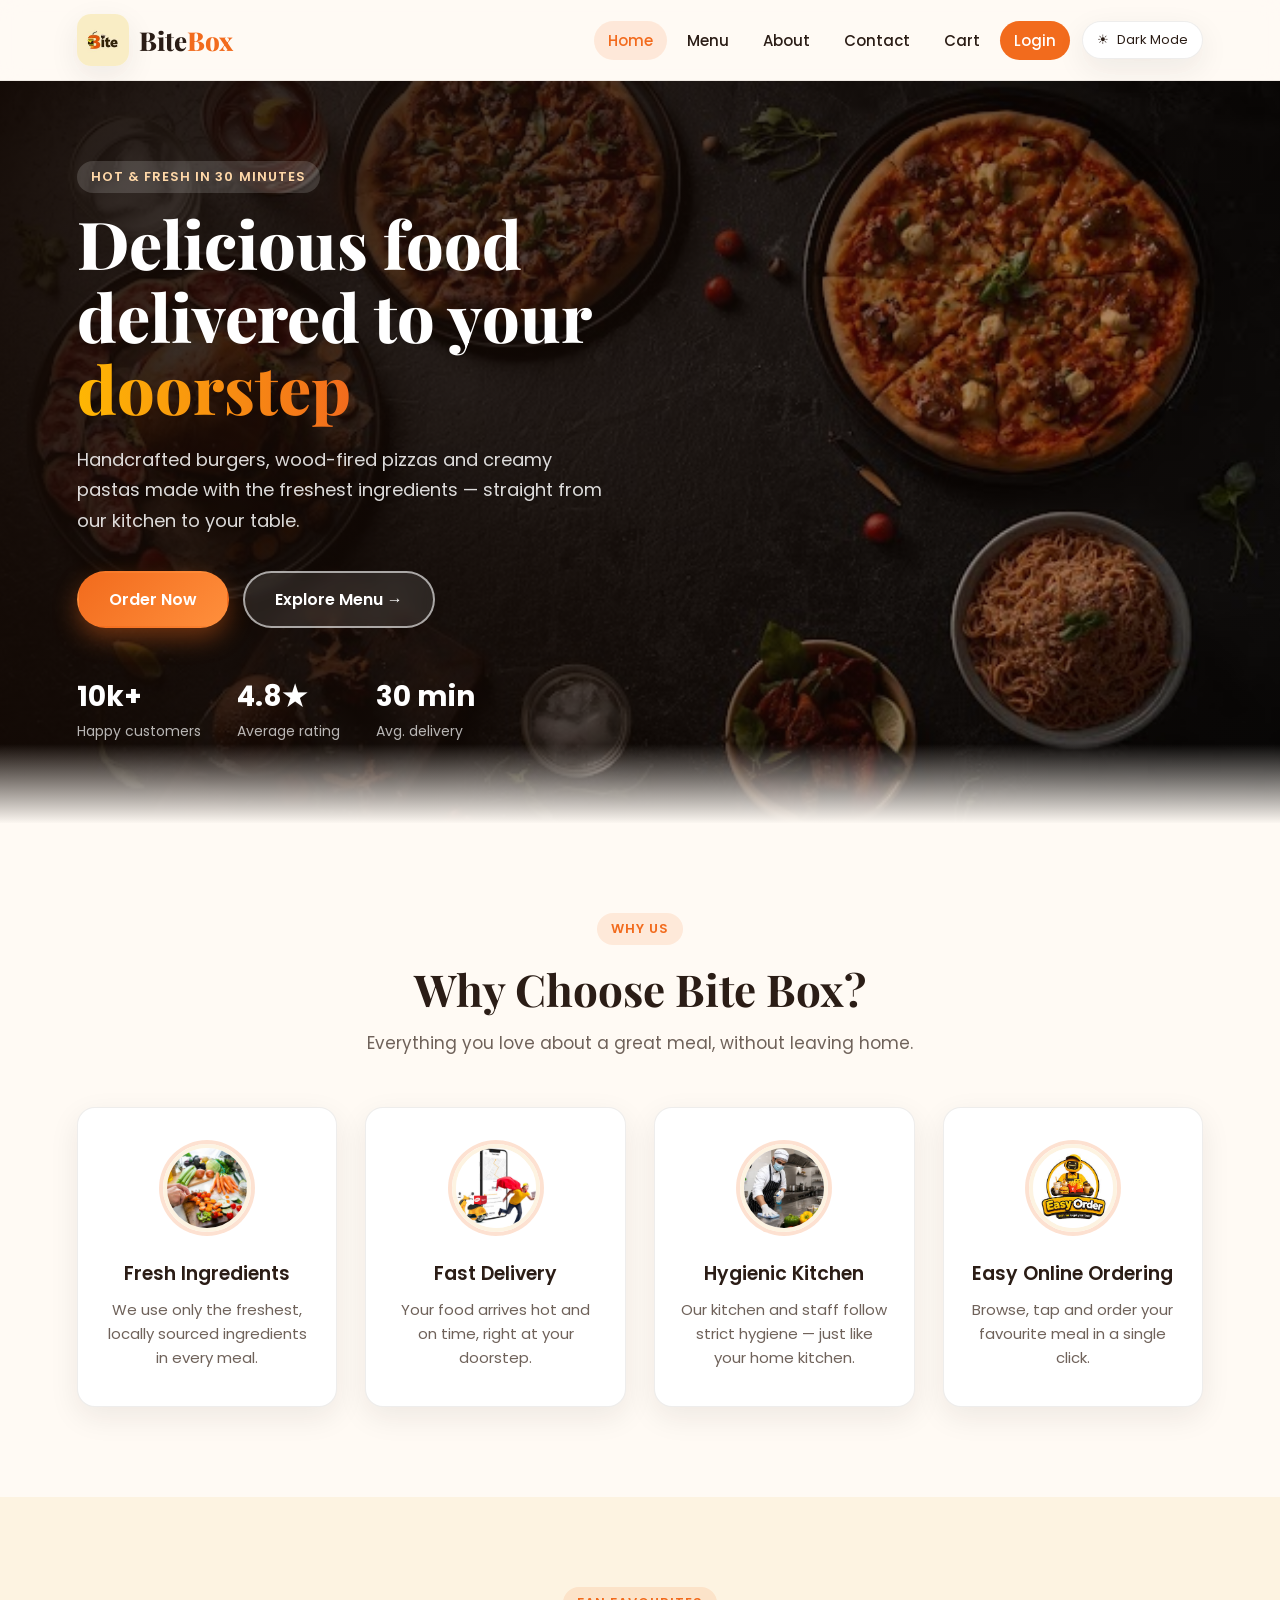
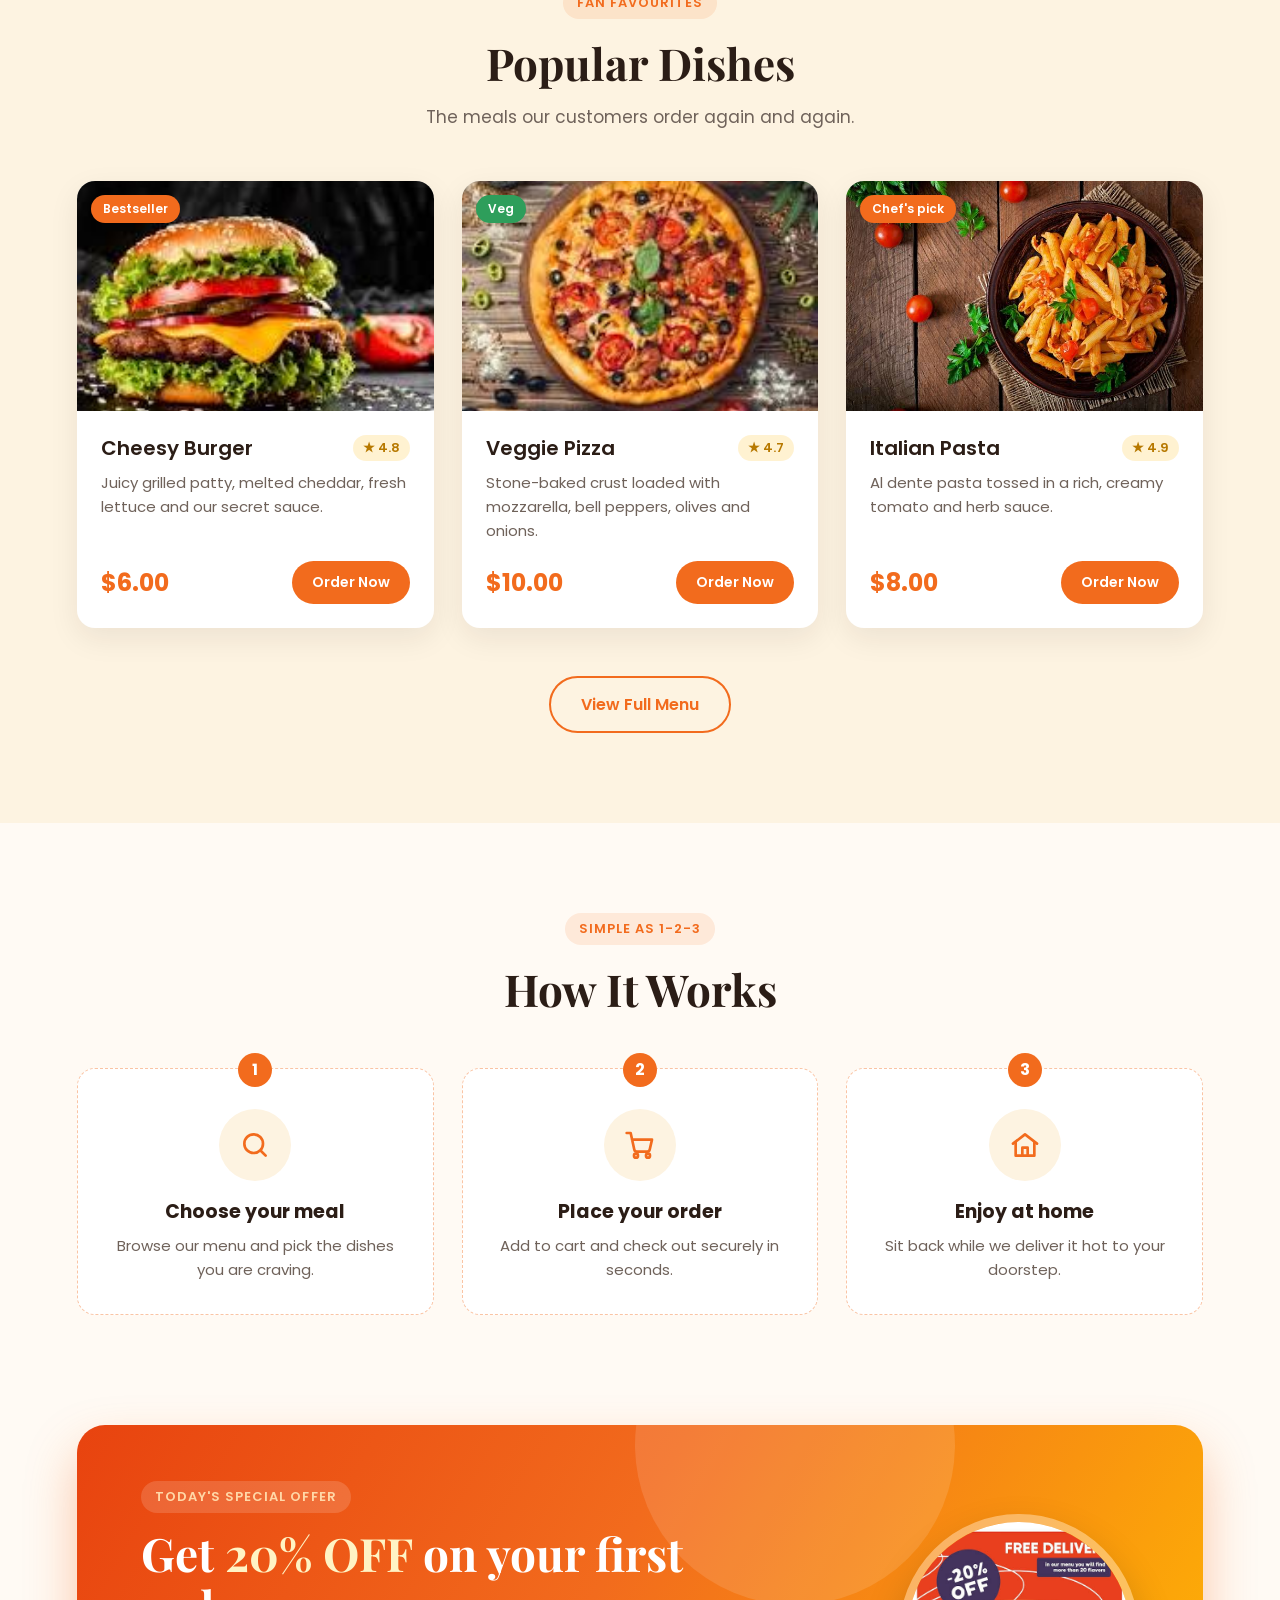
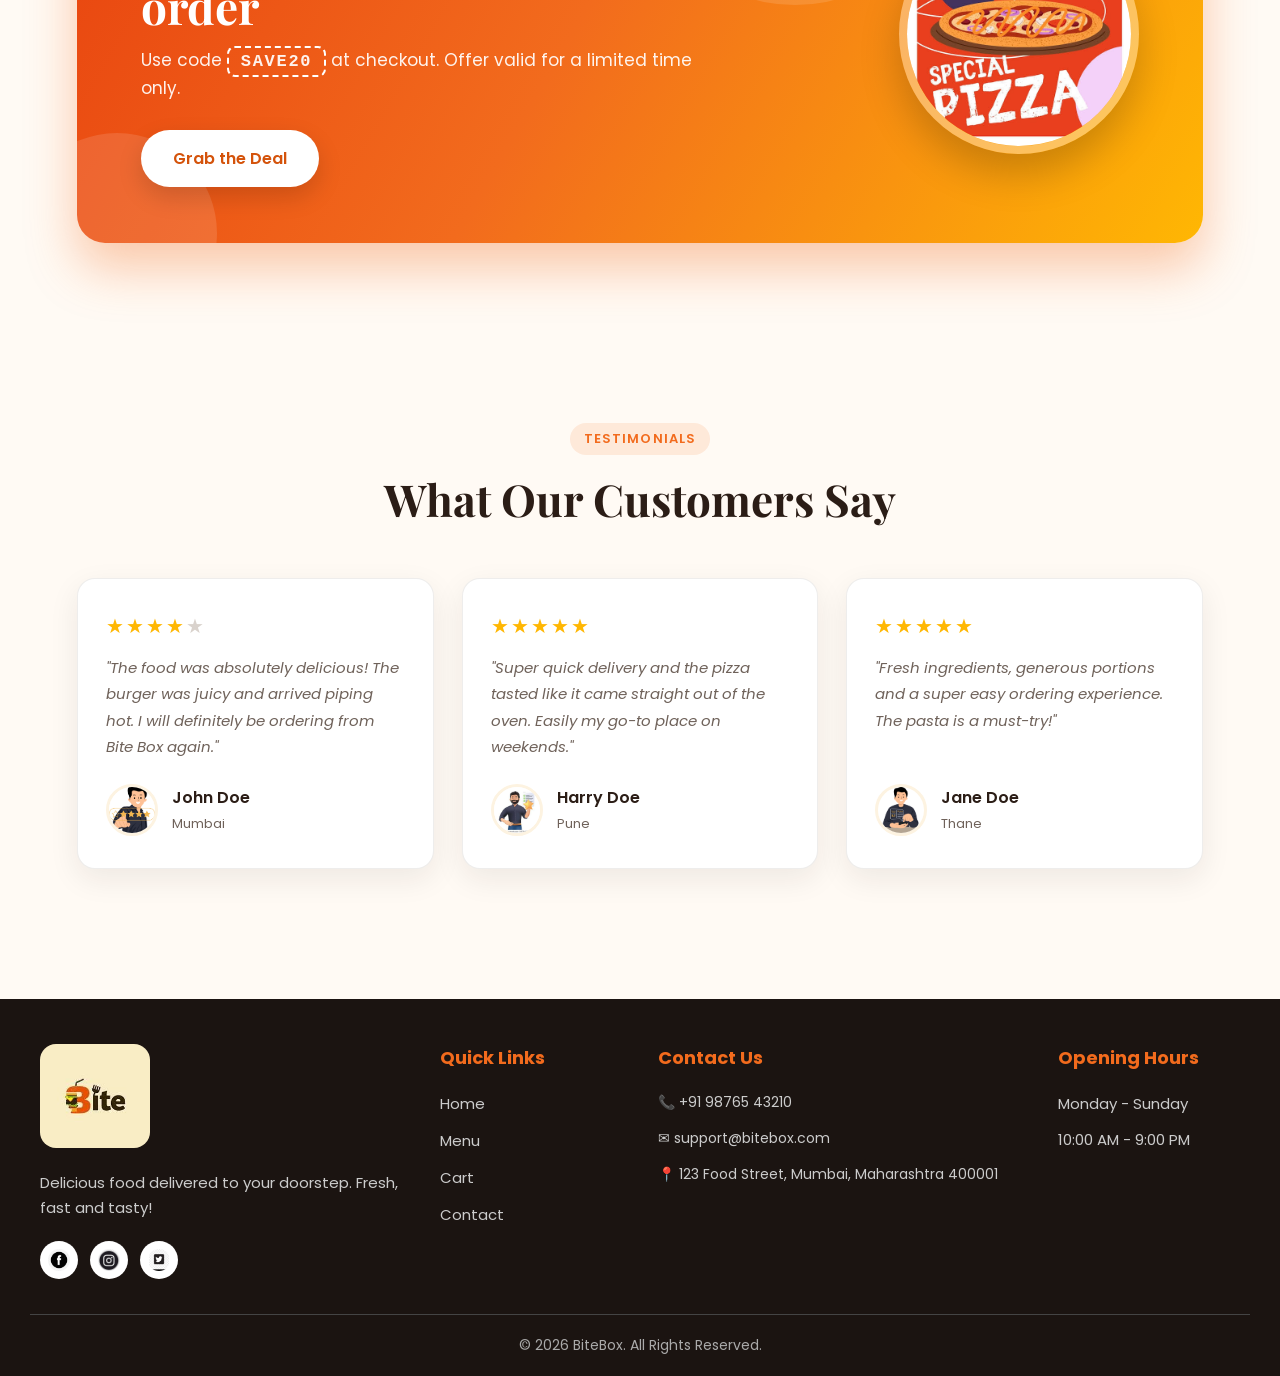
<file: index.html>
<!DOCTYPE html>
<html lang="en">
<head>
    <meta charset="UTF-8">
    <meta name="viewport" content="width=device-width, initial-scale=1.0">
    <title>Bite Box | Delicious Food Delivered</title>
    <meta name="description" content="Bite Box - fresh, hot and delicious meals delivered to your doorstep.">
    <link rel="preconnect" href="https://fonts.googleapis.com">
    <link rel="preconnect" href="https://fonts.gstatic.com" crossorigin>
    <link href="https://fonts.googleapis.com/css2?family=Playfair+Display:wght@600;700;800&family=Poppins:wght@300;400;500;600;700&display=swap" rel="stylesheet">
    <link rel="stylesheet" href="Css/style.css">
    <link rel="stylesheet" href="Css/home.css">
    <script src="Js/script.js" defer></script>
</head>

<body class="home">
    <header class="site-header">
        <a href="index.html" class="brand" aria-label="Bite Box home">
            <img src="Assests/logo.jpg" alt="Bite Box logo" width="56" height="56" class="logo">
            <span>Bite<em>Box</em></span>
        </a>

        <nav aria-label="Main navigation">
            <a href="index.html" class="active" aria-current="page">Home</a>
            <a href="Menu.html">Menu</a>
            <a href="About.html">About</a>
            <a href="Contact.html">Contact</a>
            <a href="Cart.html" class="nav-cart">Cart</a>
            <a href="login.html" class="nav-login">Login</a>

            <button type="button" id="theme-toggle" aria-label="switch to dark mode" aria-pressed="false">
                <span class="theme-icon" aria-hidden="true">&#9728;</span>
                <span class="theme-text">Dark Mode</span>
            </button>
        </nav>
    </header>

    <section class="hero">
        <div class="hero-inner reveal">
            <span class="eyebrow">Hot &amp; fresh in 30 minutes</span>
            <h1>Delicious food delivered to your <span>doorstep</span></h1>
            <p>Handcrafted burgers, wood-fired pizzas and creamy pastas made with the freshest ingredients &mdash; straight from our kitchen to your table.</p>
            <div class="hero-actions">
                <a href="Menu.html" class="btn btn-primary">Order Now</a>
                <a href="Menu.html" class="btn btn-ghost">Explore Menu &rarr;</a>
            </div>
            <ul class="hero-stats">
                <li><strong>10k+</strong><span>Happy customers</span></li>
                <li><strong>4.8&#9733;</strong><span>Average rating</span></li>
                <li><strong>30 min</strong><span>Avg. delivery</span></li>
            </ul>
        </div>
    </section>

    <main>
        <section class="section features" id="features-home">
            <div class="section-head reveal">
                <span class="eyebrow">Why us</span>
                <h2>Why Choose Bite Box?</h2>
                <p>Everything you love about a great meal, without leaving home.</p>
            </div>
            <div class="grid grid-4">
                <article class="feature-card reveal">
                    <img src="Assests/fresh image.jpg" alt="Fresh vegetables" width="88" height="88">
                    <h3>Fresh Ingredients</h3>
                    <p>We use only the freshest, locally sourced ingredients in every meal.</p>
                </article>
                <article class="feature-card reveal">
                    <img src="Assests/fast delivery.jpg" alt="Delivery rider" width="88" height="88">
                    <h3>Fast Delivery</h3>
                    <p>Your food arrives hot and on time, right at your doorstep.</p>
                </article>
                <article class="feature-card reveal">
                    <img src="Assests/hygnic kit.jpg" alt="Clean kitchen" width="88" height="88">
                    <h3>Hygienic Kitchen</h3>
                    <p>Our kitchen and staff follow strict hygiene &mdash; just like your home kitchen.</p>
                </article>
                <article class="feature-card reveal">
                    <img src="Assests/easy order.jpg" alt="Easy ordering" width="88" height="88">
                    <h3>Easy Online Ordering</h3>
                    <p>Browse, tap and order your favourite meal in a single click.</p>
                </article>
            </div>
        </section>

        <section class="section dishes" id="popular-dishes-home">
            <div class="section-head reveal">
                <span class="eyebrow">Fan favourites</span>
                <h2>Popular Dishes</h2>
                <p>The meals our customers order again and again.</p>
            </div>
            <div class="grid grid-3">
                <article class="dish-card reveal">
                    <div class="dish-img">
                        <img src="Assests/burger.jpg" alt="Cheesy burger" width="400" height="260">
                        <span class="badge">Bestseller</span>
                    </div>
                    <div class="dish-body">
                        <div class="dish-title">
                            <h3>Cheesy Burger</h3>
                            <span class="rating">&#9733; 4.8</span>
                        </div>
                        <p>Juicy grilled patty, melted cheddar, fresh lettuce and our secret sauce.</p>
                        <div class="dish-footer">
                            <span class="price">$6.00</span>
                            <a href="Menu.html" class="btn btn-small">Order Now</a>
                        </div>
                    </div>
                </article>

                <article class="dish-card reveal">
                    <div class="dish-img">
                        <img src="Assests/pizza.jpg" alt="Veggie pizza" width="400" height="260">
                        <span class="badge badge-green">Veg</span>
                    </div>
                    <div class="dish-body">
                        <div class="dish-title">
                            <h3>Veggie Pizza</h3>
                            <span class="rating">&#9733; 4.7</span>
                        </div>
                        <p>Stone-baked crust loaded with mozzarella, bell peppers, olives and onions.</p>
                        <div class="dish-footer">
                            <span class="price">$10.00</span>
                            <a href="Menu.html" class="btn btn-small">Order Now</a>
                        </div>
                    </div>
                </article>

                <article class="dish-card reveal">
                    <div class="dish-img">
                        <img src="Assests/pasta.jpg" alt="Italian pasta" width="400" height="260">
                        <span class="badge">Chef's pick</span>
                    </div>
                    <div class="dish-body">
                        <div class="dish-title">
                            <h3>Italian Pasta</h3>
                            <span class="rating">&#9733; 4.9</span>
                        </div>
                        <p>Al dente pasta tossed in a rich, creamy tomato and herb sauce.</p>
                        <div class="dish-footer">
                            <span class="price">$8.00</span>
                            <a href="Menu.html" class="btn btn-small">Order Now</a>
                        </div>
                    </div>
                </article>
            </div>
            <div class="center">
                <a href="Menu.html" class="btn btn-outline">View Full Menu</a>
            </div>
        </section>

        <section class="section steps">
            <div class="section-head reveal">
                <span class="eyebrow">Simple as 1-2-3</span>
                <h2>How It Works</h2>
            </div>
            <ol class="grid grid-3 steps-list">
                <li class="step reveal">
                    <span class="step-icon" aria-hidden="true"><svg viewBox="0 0 24 24" width="32" height="32" fill="none" stroke="currentColor" stroke-width="2" stroke-linecap="round" stroke-linejoin="round"><circle cx="11" cy="11" r="7"/><path d="m20 20-3.5-3.5"/></svg></span>
                    <h3>Choose your meal</h3>
                    <p>Browse our menu and pick the dishes you are craving.</p>
                </li>
                <li class="step reveal">
                    <span class="step-icon" aria-hidden="true"><svg viewBox="0 0 24 24" width="32" height="32" fill="none" stroke="currentColor" stroke-width="2" stroke-linecap="round" stroke-linejoin="round"><circle cx="9" cy="20" r="1.5"/><circle cx="18" cy="20" r="1.5"/><path d="M2 3h3l2.7 12.4a2 2 0 0 0 2 1.6h7.6a2 2 0 0 0 2-1.6L21 8H6"/></svg></span>
                    <h3>Place your order</h3>
                    <p>Add to cart and check out securely in seconds.</p>
                </li>
                <li class="step reveal">
                    <span class="step-icon" aria-hidden="true"><svg viewBox="0 0 24 24" width="32" height="32" fill="none" stroke="currentColor" stroke-width="2" stroke-linecap="round" stroke-linejoin="round"><path d="M3 11l9-7 9 7"/><path d="M5 10v10h14V10"/><path d="M10 20v-6h4v6"/></svg></span>
                    <h3>Enjoy at home</h3>
                    <p>Sit back while we deliver it hot to your doorstep.</p>
                </li>
            </ol>
        </section>

        <section class="section offer-wrap">
            <div class="offer-banner reveal">
                <div class="offer-text">
                    <span class="eyebrow eyebrow-light">Today's special offer</span>
                    <h2>Get <span>20% OFF</span> on your first order</h2>
                    <p>Use code <code class="coupon">SAVE20</code> at checkout. Offer valid for a limited time only.</p>
                    <a href="Menu.html" class="btn btn-light">Grab the Deal</a>
                </div>
                <img src="Assests/discount.jpg" alt="20% discount" class="offer-img" width="260" height="260">
            </div>
        </section>

        <section class="section reviews-home">
            <div class="section-head reveal">
                <span class="eyebrow">Testimonials</span>
                <h2>What Our Customers Say</h2>
            </div>
            <div class="grid grid-3">
                <article class="review-card reveal">
                    <div class="stars" aria-label="4 out of 5 stars">&#9733;&#9733;&#9733;&#9733;<span>&#9733;</span></div>
                    <p>"The food was absolutely delicious! The burger was juicy and arrived piping hot. I will definitely be ordering from Bite Box again."</p>
                    <div class="reviewer">
                        <img src="Assests/review1" alt="John Doe" width="52" height="52">
                        <div><h3>John Doe</h3><span>Mumbai</span></div>
                    </div>
                </article>
                <article class="review-card reveal">
                    <div class="stars" aria-label="5 out of 5 stars">&#9733;&#9733;&#9733;&#9733;&#9733;</div>
                    <p>"Super quick delivery and the pizza tasted like it came straight out of the oven. Easily my go-to place on weekends."</p>
                    <div class="reviewer">
                        <img src="Assests/review2" alt="Harry Doe" width="52" height="52">
                        <div><h3>Harry Doe</h3><span>Pune</span></div>
                    </div>
                </article>
                <article class="review-card reveal">
                    <div class="stars" aria-label="5 out of 5 stars">&#9733;&#9733;&#9733;&#9733;&#9733;</div>
                    <p>"Fresh ingredients, generous portions and a super easy ordering experience. The pasta is a must-try!"</p>
                    <div class="reviewer">
                        <img src="Assests/review3" alt="Jane Doe" width="52" height="52">
                        <div><h3>Jane Doe</h3><span>Thane</span></div>
                    </div>
                </article>
            </div>
        </section>
    </main>

    <footer class="footer">
        <div class="footer-container">
            <section class="footer-about">
                <img src="Assests/logo.jpg" alt="BiteBox Logo" width="120">
                <p>Delicious food delivered to your doorstep. Fresh, fast and tasty!</p>
                <div class="social-icons">
                    <a href="#" aria-label="Facebook"><img src="Assests/facebook" alt="Facebook"></a>
                    <a href="#" aria-label="Instagram"><img src="Assests/insta" alt="Instagram"></a>
                    <a href="#" aria-label="Twitter"><img src="Assests/twitter.png" alt="Twitter"></a>
                </div>
            </section>

            <section class="footer-links">
                <h3>Quick Links</h3>
                <ul>
                    <li><a href="index.html">Home</a></li>
                    <li><a href="Menu.html">Menu</a></li>
                    <li><a href="Cart.html">Cart</a></li>
                    <li><a href="Contact.html">Contact</a></li>
                </ul>
            </section>

            <section class="footer-contact">
                <h3>Contact Us</h3>
                <p>&#128222; +91 98765 43210</p>
                <p>&#9993; support@bitebox.com</p>
                <p>&#128205; 123 Food Street, Mumbai, Maharashtra 400001</p>
            </section>

            <section class="footer-hours">
                <h3>Opening Hours</h3>
                <p>Monday - Sunday</p>
                <p>10:00 AM - 9:00 PM</p>
            </section>
        </div>

        <div class="footer-bottom">
            <p>&copy; 2026 BiteBox. All Rights Reserved.</p>
        </div>
    </footer>
</body>
</html>
</file>
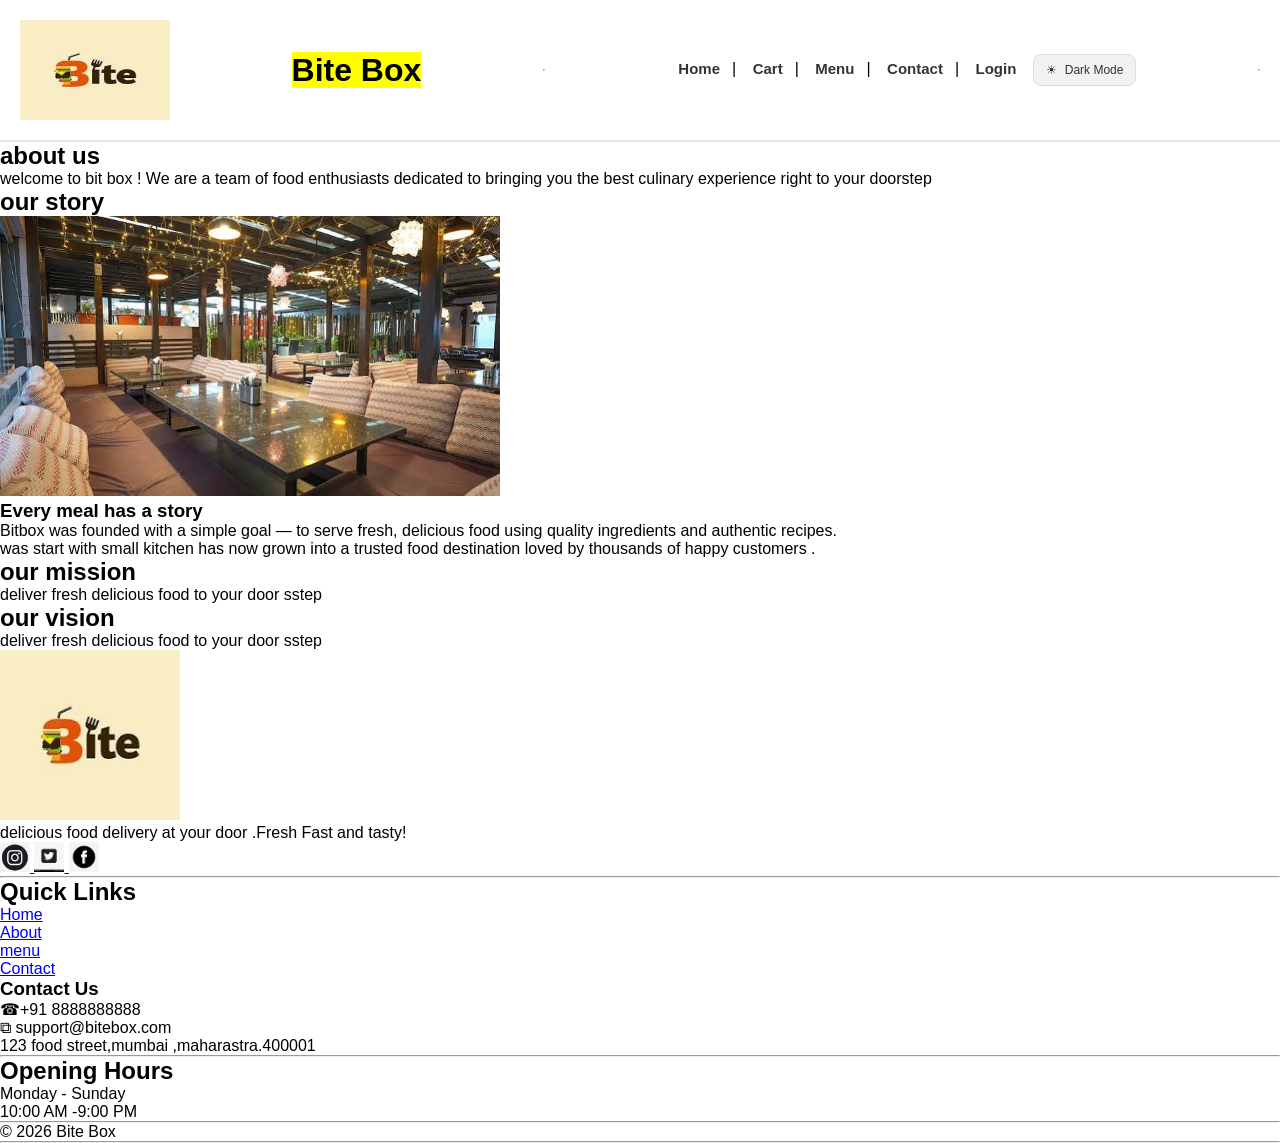
<file: About.html>
<!DOCTYPE html>
<html lang="en">
<head>
    <meta charset="UTF-8">
    <meta name="viewport" content="width=device-width, initial-scale=1.0">
    <title>Bite_box</title>
    <link rel="stylesheet" href="Css/style.css">
    <script src="Js/script.js" defer></script>
</head>

<body>
    <header>
        <img src="Assests/logo.jpg" alt="bite box logo" width="150" height="100">        
    <h1><mark> Bite Box </mark></h1>
    <hr>
    <!--creating links -->
    <nav>
        <a href="index.html">Home</a>|
        <a href="Cart.html">Cart</a>|
        <a href="Menu.html">Menu</a>|
        <a href="Contact.html">Contact</a>|
        <a href="login.html">Login</a> 
        <button type="button" id="theme-toggle" aria-label="switch to dark mode" aria-pressed="false">
            <span class="theme-icon" aria-hidden="true">&#9728;</span>
            <span class="theme-text">Dark Mode</span>
        </button>
        
    </nav>
    <hr>
      </header>

      <!---header end section-->
      <section id="about-hero">
        <h2>about us</h2>
        <p>welcome to bit box ! We are a team of food enthusiasts dedicated to bringing you the best culinary experience right to your doorstep</p>
      </section>

    <section id="story">
    <h2>our story</h2>
    <div>
        <img src="Assests/restro" alt="restaurent" width="500">
        <h3>Every meal has a story</h3>

    <p>Bitbox was founded with a simple goal —
                to serve fresh, delicious food using quality
                ingredients and authentic recipes.
            </p>
    <p> was start with small kitchen has now
                grown into a trusted food destination loved
                by thousands of happy customers .
    </p> 
    </div>
    </section>
    <!----adding mission and vision-->

    <section id="mission - vision">
        <article>
<h2>our mission</h2>
<p>deliver fresh delicious food to your door sstep</p>
</article>
<article>
    <h2>our vision</h2>
    <p>deliver fresh delicious food to your door sstep</p>
</article>
    <!---adding footer--> 
      <section>
        <img src="Assests/logo.jpg" alt="bitbox" width="180">
        <p> delicious food delivery at your door 
            .Fresh Fast and tasty! 
        </p>
        <a href="#">
            <img src="Assests/insta" alt="facebook" width="30" height="30">
        </a>
          <a href="#">
            <img src="Assests/twitter.png" alt="twitter" width="30" height="30">
        </a>
          <a href="#">
            <img src="Assests/facebook" alt="instagram" width="30" height="30">
        </a>
     </section>
     <hr>
     <section>
        <h2> Quick Links</h2>
        <ul>
              <li><a href="index.html">Home</a></li>
              <li><a href="About.html">About</a></li>
              <li><a href="Menu.html">menu</a></li>
              <li><a href="Contact.html">Contact</a></li>
        </ul>
      
     </section>
        
<h3> Contact Us</h3>
<p>&phone;+91 8888888888</p>
<p>&boxbox; support@bitebox.com</p>
<p>123 food street,mumbai ,maharastra.400001</p>
   
</section>

<!--adding contact information-->



<section>
    <hr>
    <h2>Opening Hours</h2>
    <p>
        Monday - Sunday 
        <br>
        10:00 AM -9:00 PM
    </p>

    </section>
</main>
<footer>
    <hr>
<P>
    <p>&copy; 2026 Bite Box</p>
</P>
</footer>
<hr>
</body>
</html>
</file>
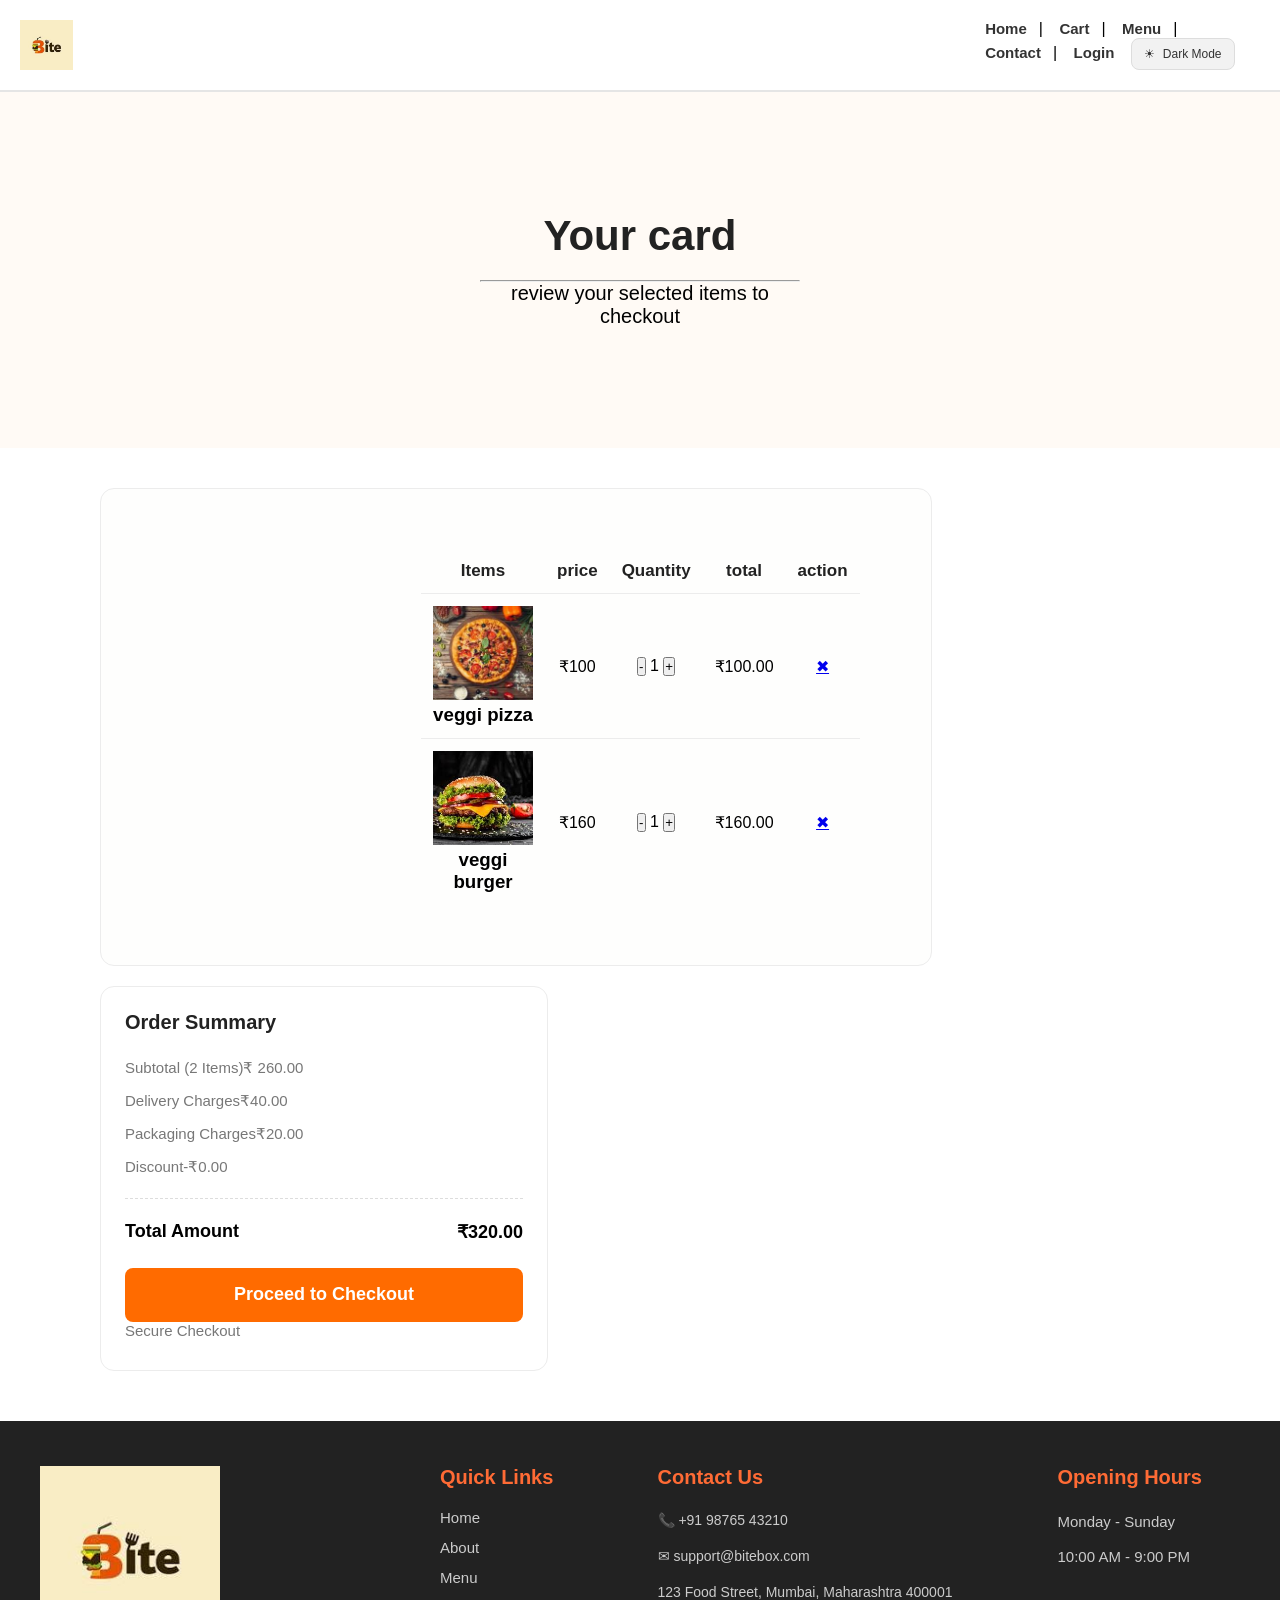
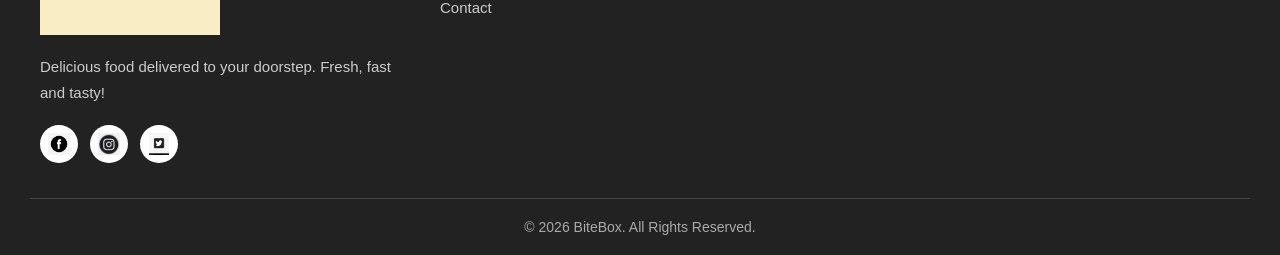
<file: Cart.html>
<!DOCTYPE html>
<html lang="en">
<head>
    <meta charset="UTF-8">
    <meta name="viewport" content="width=device-width, initial-scale=1.0">
    <title>Bite_box</title>
     <link rel="stylesheet" href="Css/style.css">
     <script src="Js/script.js" defer></script>
</head>

<body>
     <header>
        <img src="Assests/logo.jpg" alt="bite box logo " width="150" height="100" class="logo"> 
    
    
    <!--creating links -->
    <nav>
       <a href="index.html">Home</a>|
        <a href="Cart.html">Cart</a>|
        <a href="Menu.html">Menu</a>|
        <a href="Contact.html">Contact</a>|
        <a href="login.html">Login</a> 
        <button type="button" id="theme-toggle" aria-label="switch to dark mode" aria-pressed="false">
            <span class="theme-icon" aria-hidden="true">&#9728;</span>
            <span class="theme-text">Dark Mode</span>
        </button>

         
        
        
        
    </nav>
    
      </header>

      <!---hero section card-->
      <section id="card-hero">
        <div class id="card-hero">
            
        <h2>Your card</h2>
        <hr>
        <p> review your selected items to checkout</p>
        
        
        
        </div>
      </section>
      <section id="shopping-card">
        <table>
            <thead>
                <tr>
                    <th>Items</th>
                    <th>price</th>
                    <th>Quantity</th>
                    <th>total</th>
                    <th>action</th>
                </tr>
            </thead>
            <tbody>
                <tr>
                    <td>
                        
                            <img src="Assests/pizza.jpg" alt="pizza" width="100">
                            <h3>veggi pizza</h3>
                        
                    </td>
                    <td>₹100</td>
                    <td>
                        <button>-</button>
                        <span>1</span>
                        <button>+</button>

                    </td>
                    <td>₹249</td> 
                    <td>
                        <a href="#"> <span>&#10006;</span></a>
                    </td>
                </tr>
                 <tr>
                    <td>
                        
                        <img src="Assests/burger.jpg" alt="burger" width="100">
                        <h3>veggi burger</h3>
                        
                    </td>
                    <td>₹160</td>
                    <td>
                        <button>-</button>
                        <span>1</span>
                        <button>+</button>

                    </td>
                    <td>₹249</td> 
                    <td>
                        <a href="#"> <span>&#10006;</span></a>
                    </td>
                </tr>
            </tbody>
        </table>
      </section>

      <!---creating order summery-->
      <section id="order-summary">
    <h2>Order Summary</h2>
    <p><span>Subtotal (2 Items)</span><span id="subtotal-amount">₹0.00</span></p>
  
    <p><span>Delivery Charges</span><span id="delivery-amount">₹0.00</span></p>
  
    <p><span>Packaging Charges</span><span id="packaging-amount">₹0.00</span></p>
    <p><span>Discount</span><span id="discount-amount">-₹0.00</span></p>
  
    <hr>
    <h3><span>Total Amount</span><span id="total-amount">₹0.00</span></h3>
  
    <button type="button"> Proceed to Checkout </button>
  
     <p> Secure Checkout </p>
</section>



<!---adding footer-->
<footer class="footer">
    <div class="footer-container">

        <!-- About BiteBox -->
        <section class="footer-about">
            <img src="Assests/logo.jpg" alt="BiteBox Logo" width="180">

            <p>
                Delicious food delivered to your doorstep.
                Fresh, fast and tasty!
            </p>

            <div class="social-icons">
                <a href="#" aria-label="Facebook">
                    <img src="Assests/facebook" alt="Facebook">
                </a>
                <a href="#" aria-label="Instagram">
                    <img src="Assests/insta" alt="Instagram">
                </a>
                <a href="#" aria-label="Twitter">
                    <img src="Assests/twitter.png" alt="Twitter">
                </a>
                
            </div>
        </section>

        <!-- Quick Links -->
        <section class="footer-links">
            <h3>Quick Links</h3>
            <ul>
                <li><a href="index.html">Home</a></li>
                <li><a href="About.html">About</a></li>
                <li><a href="Menu.html">Menu</a></li>
                <li><a href="Contact.html">Contact</a></li>
            </ul>
        </section>

        <!-- Contact Information -->
        <section class="footer-contact">
            <h3>Contact Us</h3>
            <p>&#128222; +91 98765 43210</p>
            <p>✉ support@bitebox.com</p>
            <p>123 Food Street, Mumbai, Maharashtra 400001</p>
        </section>

        <!-- Opening Hours -->
        <section class="footer-hours">
            <h3>Opening Hours</h3>
            <p>Monday - Sunday</p>
            <p>10:00 AM - 9:00 PM</p>
        </section>

    </div>

    <!-- Copyright -->
    <div class="footer-bottom">
        <p>&copy; 2026 BiteBox. All Rights Reserved.</p>
        
        
        
    </div>
</footer>
</file>
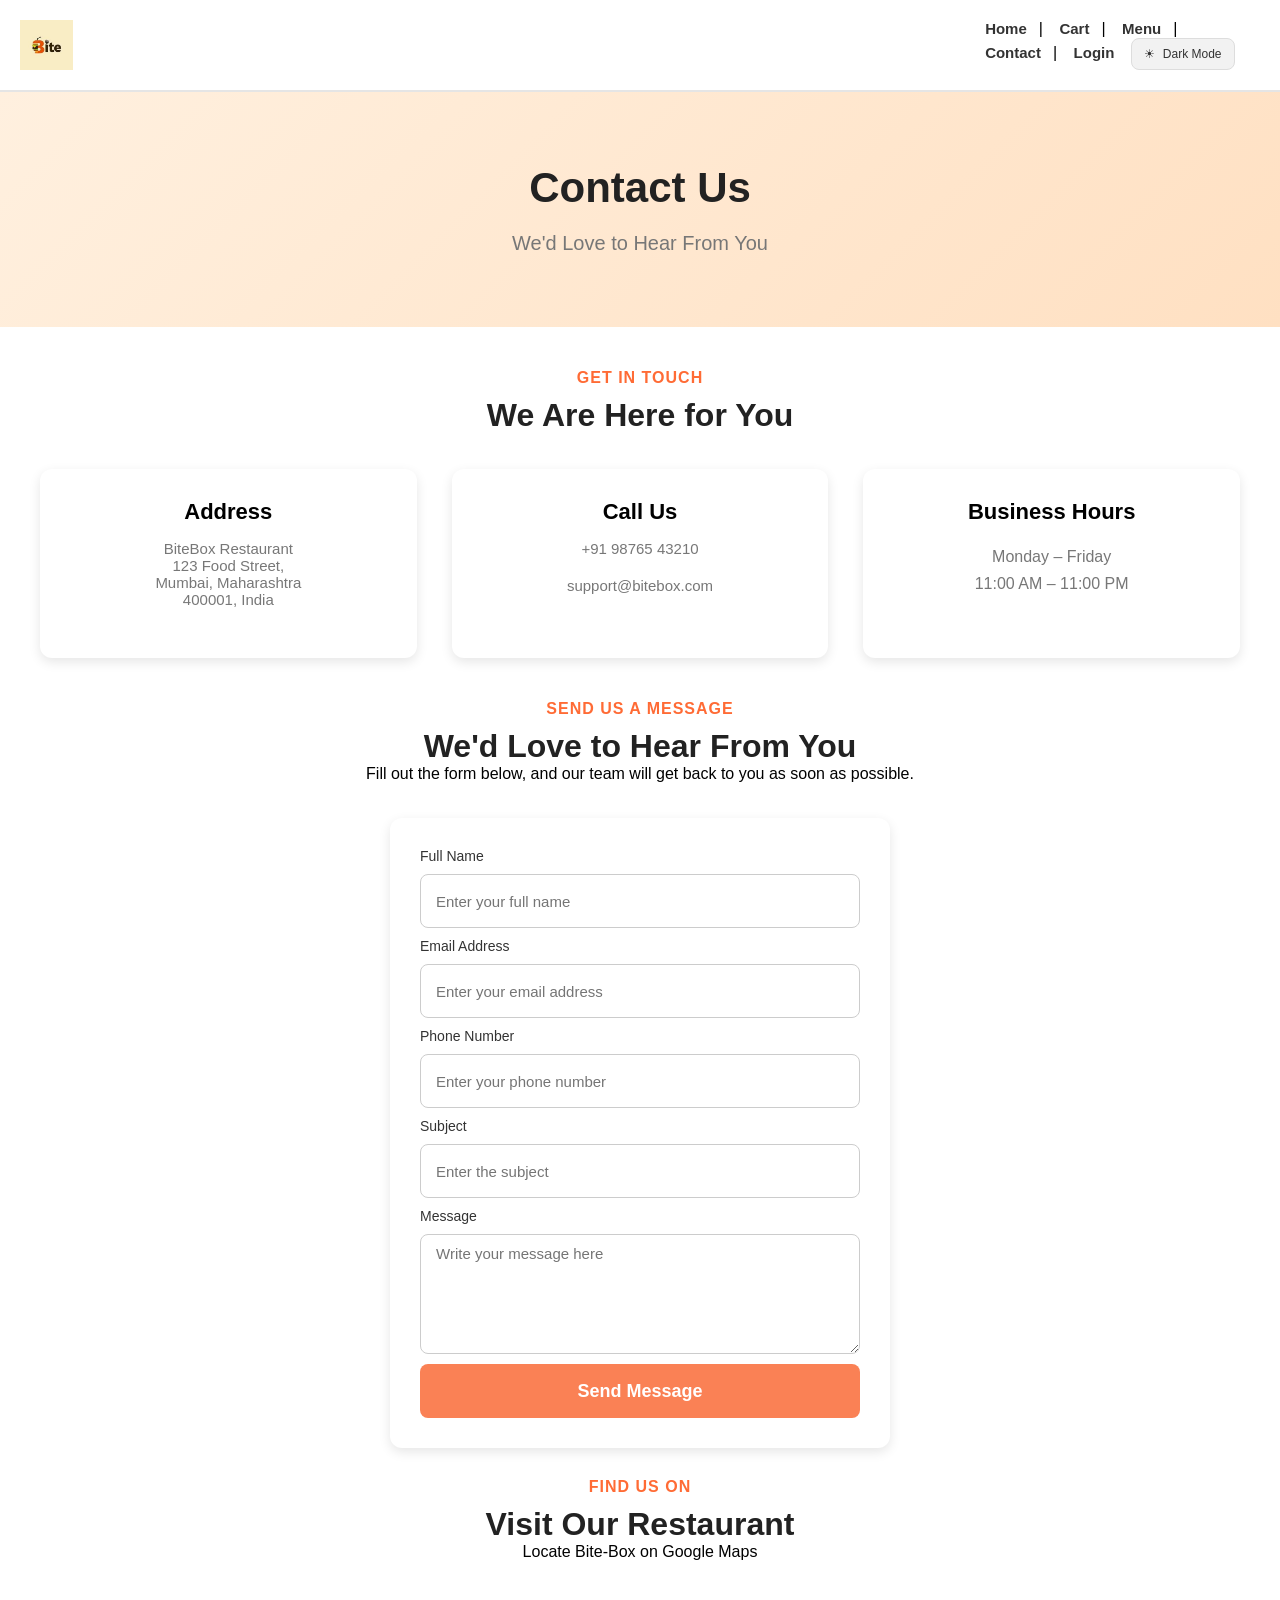
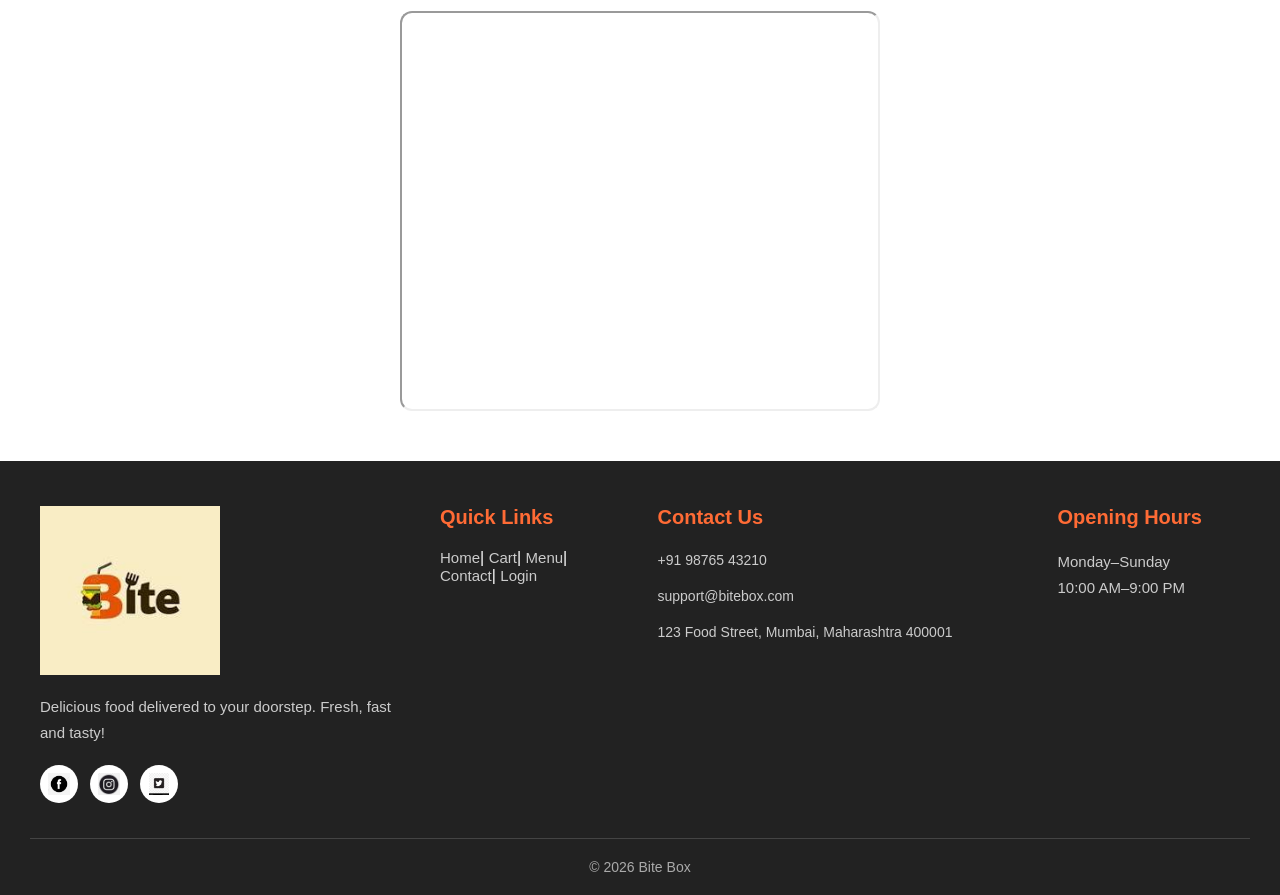
<file: Contact.html>
<!DOCTYPE html>
<html lang="en">

<head>
    <meta charset="UTF-8">
    <meta name="viewport" content="width=device-width, initial-scale=1.0">
    <title>Bite_Box</title>
    <link rel="stylesheet" href="Css/style.css">
    <script src="Js/script.js" defer></script>
</head>

<body>
    <!--bite----
    box----project-->
   <header>
        <img src="Assests/logo.jpg"  alt="Bite Box Logo" width="100" height="80" class="logo">
   

<!--creating Links-->
<nav>
    
<a href="index.html">Home</a>|
        <a href="Cart.html">Cart</a>|
        <a href="Menu.html">Menu</a>|
        <a href="Contact.html">Contact</a>|
        <a href="login.html">Login</a>
        <button type="button" id="theme-toggle" aria-label="switch to dark mode" aria-pressed="false">
            <span class="theme-icon" aria-hidden="true">&#9728;</span>
            <span class="theme-text">Dark Mode</span>
        </button>
</nav>

</header>



<!--adding hero section----->
	
<section id="contact-hero">
    <div class="hero-content">
        <h2>Contact Us</h2>
        <p> We'd Love to Hear From You </p>
        
        
    </div>
</section>

<main>
    <section id="contact-info">
        <div class="section-title">
            <h4>Get In Touch</h4>
            <h2>We Are Here for You</h2>
        </div>

        <div class="contact-container">
            <article>
               
                <h3>Address</h3>
                <p>
                    BiteBox Restaurant<br>
                    123 Food Street,<br>
                    Mumbai, Maharashtra<br>
                    400001, India
                </p>
            </article>

            <article>
                
                <h3>Call Us</h3>
                <p>+91 98765 43210</p>
                <p>support@bitebox.com</p>
            </article>

            <article id="business-hours">
               
                <h3>Business Hours</h3>
                <table>
                    <tr>
                        <td>Monday – Friday</td>
                       
                    </tr>
                    <br>
                     <tr>
                       
                        <td>11:00 AM – 11:00 PM</td>
                    </tr>
                </table>
            </article>
        </div>
    </section>

    <section id="contact-form">
        <div class="section-title">
            <h4>Send Us a Message</h4>
            <h2>We'd Love to Hear From You</h2>
            <p>Fill out the form below, and our team will get back to you as soon as possible.</p>
        </div>

        <form action="#">
            <label for="name">Full Name</label>
            <input type="text" id="name" placeholder="Enter your full name">

            <label for="email">Email Address</label>
            <input type="email" id="email" placeholder="Enter your email address">

            <label for="phone">Phone Number</label>
            <input type="tel" id="phone" placeholder="Enter your phone number">

            <label for="subject">Subject</label>
            <input type="text" id="subject" placeholder="Enter the subject">

            <label for="message">Message</label>
            <textarea id="message" rows="6" placeholder="Write your message here"></textarea>

            <button type="submit">Send Message</button>
        </form>
    </section>

    <section id="google-map">
        <div class="section-title">
            <h4>Find Us on</h4>
            <h2>Visit Our Restaurant</h2>
            <p>Locate Bite-Box on Google Maps</p>
        </div>
        <iframe src="https://www.google.com/maps/embed?pb=!1m18!1m12!1m3!1d3768.171820750498!2d72.9739874!3d19.1876963!2m3!1f0!2f0!3f0!3m2!1i1024!2i768!4f13.1!3m3!1m2!1s0x3be7b8d834c00235%3A0x89ff617b4a6cbf6f!2sItvedant%20-%20Thane!5e0!3m2!1sen!2sin!4v1791800125453!5m2!1sen!2sin" title="BiteBox location map" loading="lazy" referrerpolicy="strict-origin-when-cross-origin" allowfullscreen></iframe>
    </section>
</main>

<footer class="footer">
    <div class="footer-container">
        <section class="footer-about">
            <img src="Assests/logo.jpg" alt="BiteBox Logo" width="180">
            <p>Delicious food delivered to your doorstep. Fresh, fast and tasty!</p>
            <div class="social-icons">
                <a href="#" aria-label="Facebook"><img src="Assests/facebook" alt=""></a>
                <a href="#" aria-label="Instagram"><img src="Assests/insta" alt=""></a>
                <a href="#" aria-label="Twitter"><img src="Assests/twitter.png" alt=""></a>
               
            </div>
        </section>

        <section class="footer-links">
            <h3>Quick Links</h3>
            <ul>
                <a href="index.html">Home</a>|
        <a href="Cart.html">Cart</a>|
        <a href="Menu.html">Menu</a>|
        <a href="Contact.html">Contact</a>|
        <a href="login.html">Login</a>
            </ul>
        </section>

        <section class="footer-contact">
            <h3>Contact Us</h3>
            <p>+91 98765 43210</p>
            <p>support@bitebox.com</p>
            <p>123 Food Street, Mumbai, Maharashtra 400001</p>
        </section>

        <section class="footer-hours">
            <h3>Opening Hours</h3>
            <p>Monday–Sunday<br>10:00 AM–9:00 PM</p>
        </section>
    </div>
    <div class="footer-bottom">
        <p>&copy; 2026 Bite Box</p>
    </div>
</footer>
</body>
</html>
</file>
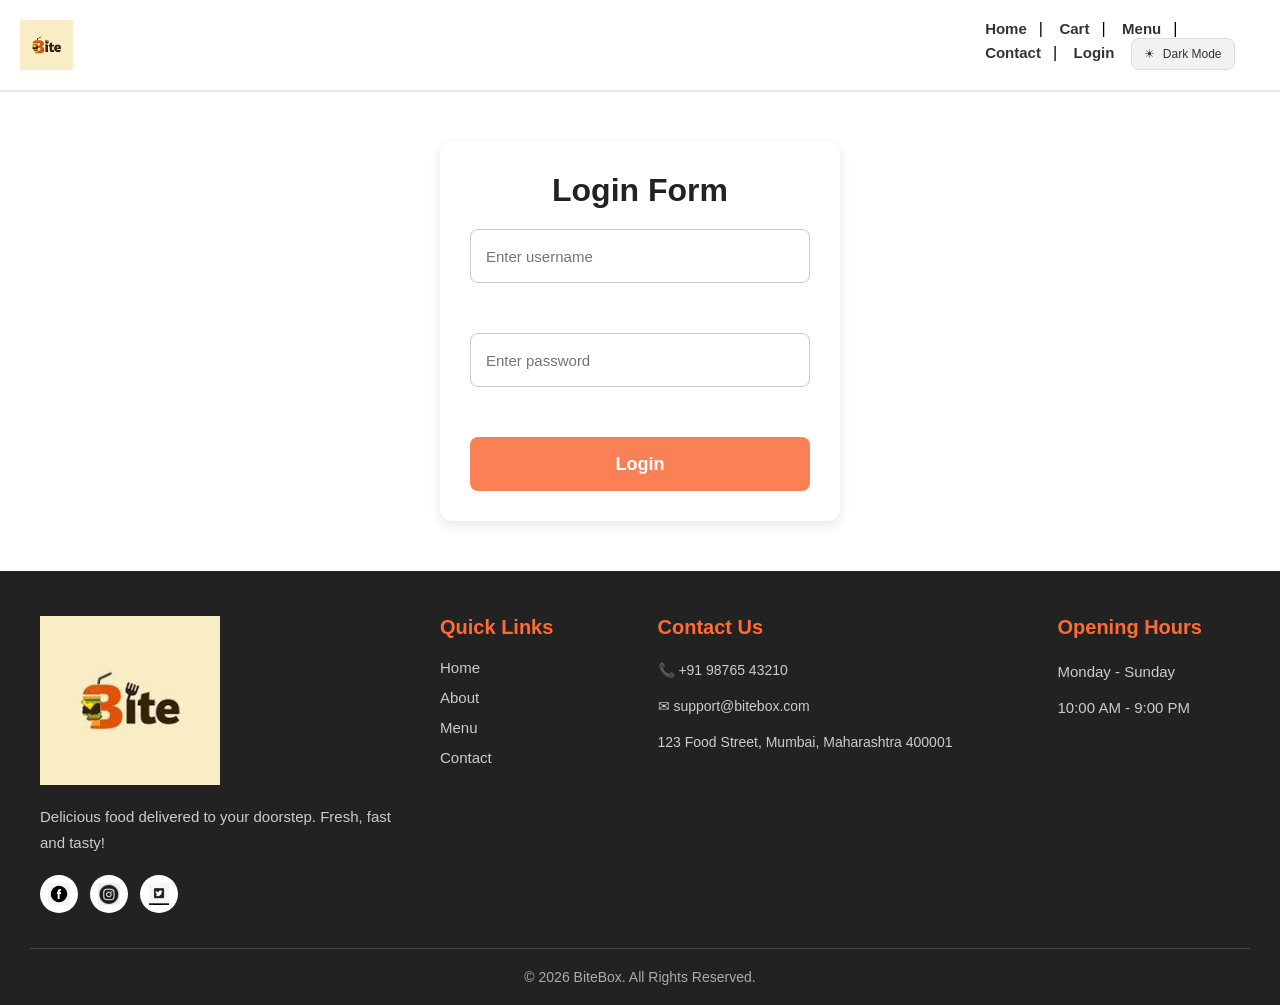
<file: login.html>
<!DOCTYPE html>
<html lang="en">
<head>
    <meta charset="UTF-8">
    <meta name="viewport" content="width=device-width, initial-scale=1.0">
    <title>Document</title>
    <link rel="stylesheet" href="Css/style.css">
    <script src="Js/script.js" defer></script>
</head>

<body>
   <header>
        <img src="Assests/logo.jpg" alt="bite box logo " width="150" height="100" class="logo"> 
    
    <!--creating links -->
    <nav>
        <a href="index.html">Home</a>|
        <a href="Cart.html">Cart</a>|
        <a href="Menu.html">Menu</a>|
        <a href="Contact.html">Contact</a>|
        <a href="login.html">Login</a>
        <button type="button" id="theme-toggle" aria-label="switch to dark mode" aria-pressed="false">
            <span class="theme-icon" aria-hidden="true">&#9728;</span>
            <span class="theme-text">Dark Mode</span>
        </button>
    </nav>
    </header> 

<div class="login-form">
    <h2>Login Form</h2>
    <form action="#" >
        <label for="username"></label>
        <input type="text" id="name" placeholder="Enter username" required>

        <label for="password"></label>
        <input type="password" id="password" placeholder="Enter password" required>

        <button type="submit">Login</button>
    </form>
</div>


<!--footer -->
<footer class="footer">
    <div class="footer-container">

        <!-- About BiteBox -->
        <section class="footer-about">
            <img src="Assests/logo.jpg" alt="BiteBox Logo" width="180">

            <p>
                Delicious food delivered to your doorstep.
                Fresh, fast and tasty!
            </p>

            <div class="social-icons">
                <a href="#" aria-label="Facebook">
                    <img src="Assests/facebook" alt="Facebook">
                </a>
                <a href="#" aria-label="Instagram">
                    <img src="Assests/insta" alt="Instagram">
                </a>
                <a href="#" aria-label="Twitter">
                    <img src="Assests/twitter.png" alt="Twitter">
                </a>
                
            </div>
        </section>

        <!-- Quick Links -->
        <section class="footer-links">
            <h3>Quick Links</h3>
            <ul>
                <li><a href="index.html">Home</a></li>
                <li><a href="About.html">About</a></li>
                <li><a href="Menu.html">Menu</a></li>
                <li><a href="Contact.html">Contact</a></li>
            </ul>
        </section>

        <!-- Contact Information -->
        <section class="footer-contact">
            <h3>Contact Us</h3>
            <p>&#128222; +91 98765 43210</p>
            <p>✉ support@bitebox.com</p>
            <p>123 Food Street, Mumbai, Maharashtra 400001</p>
        </section>

        <!-- Opening Hours -->
        <section class="footer-hours">
            <h3>Opening Hours</h3>
            <p>Monday - Sunday</p>
            <p>10:00 AM - 9:00 PM</p>
        </section>

    </div>

    <!-- Copyright -->
    <div class="footer-bottom">
        <p>&copy; 2026 BiteBox. All Rights Reserved.</p>
    </div>
</footer>
</body>
</html>
</file>
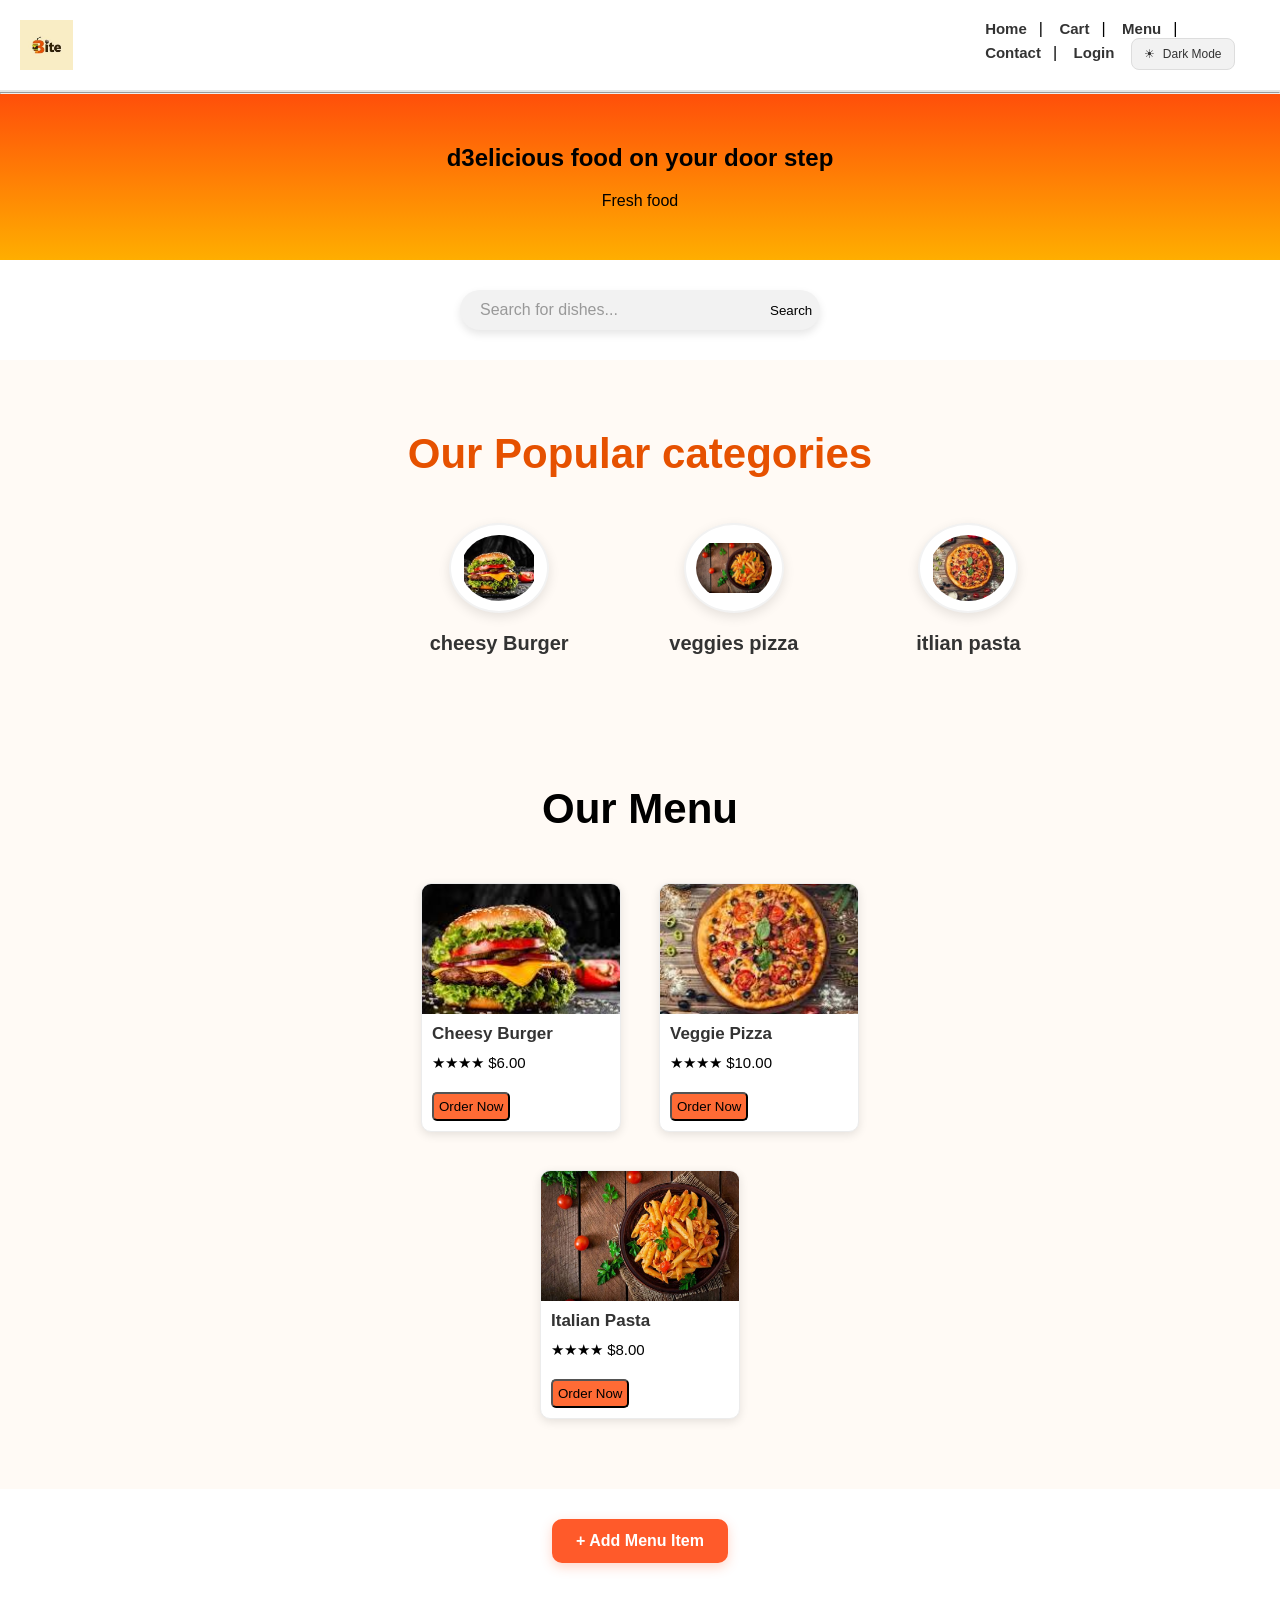
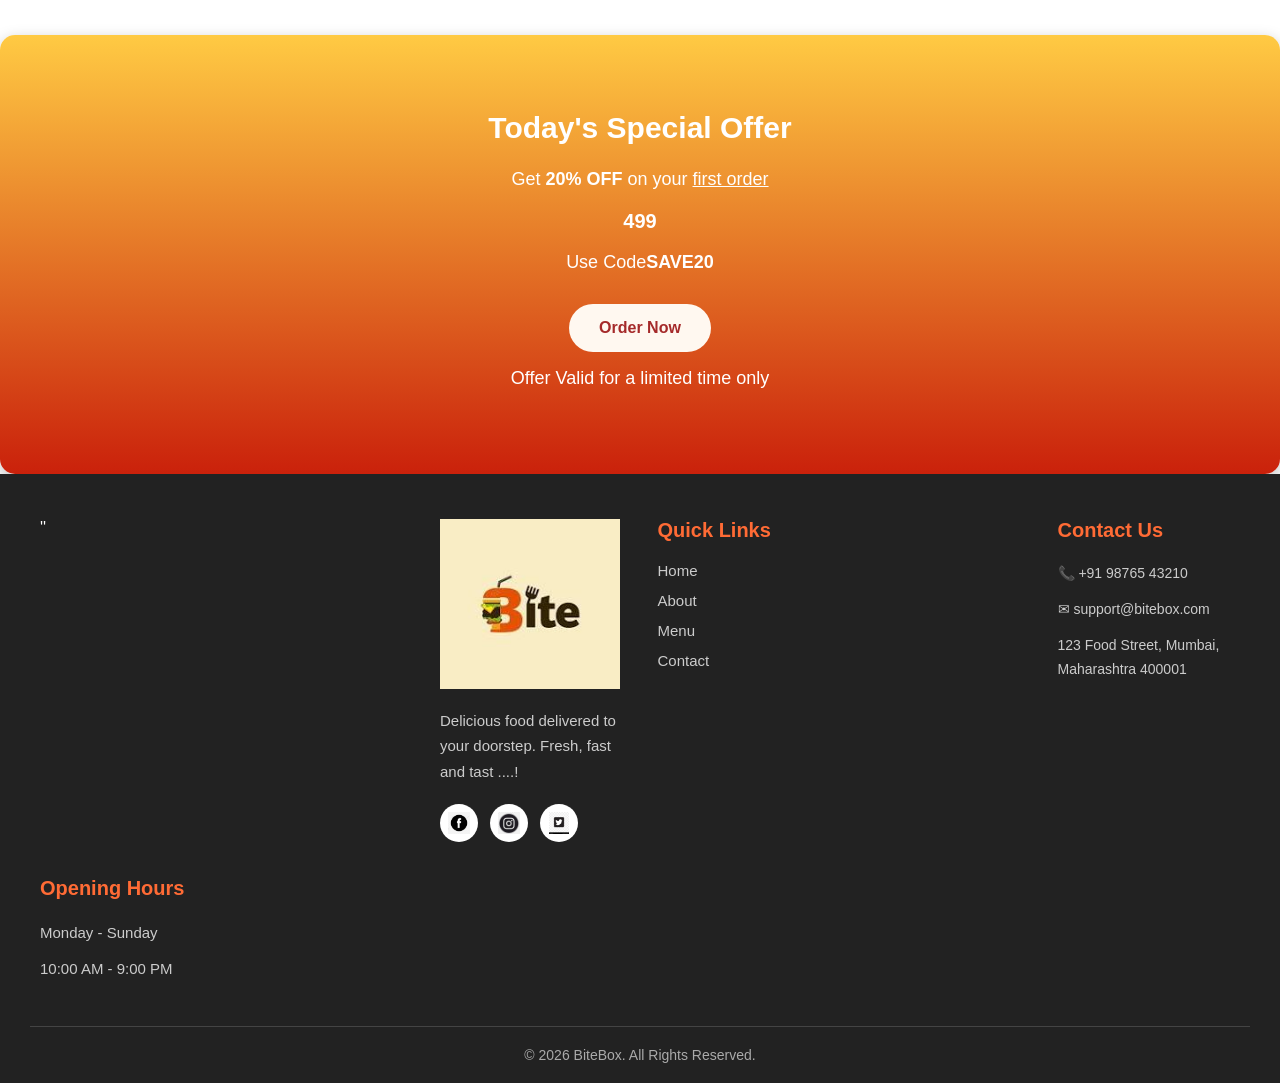
<file: Menu.html>
<!DOCTYPE html>
<html lang="en">
<head>
    <meta charset="UTF-8">
    <meta name="viewport" content="width=device-width, initial-scale=1.0">
    <title>Bite_box</title>
    <link rel="stylesheet" href="Css/style.css">
    <script src="Js/script.js" defer></script>
</head>
<body>
    <header>
        <img src="Assests/logo.jpg" alt="bite box logo " width="150" height="100" class="logo"> 
    
    
    <!--creating links -->
    <nav>
        <a href="index.html">Home</a>|
        <a href="Cart.html">Cart</a>|
        <a href="Menu.html">Menu</a>|
        <a href="Contact.html">Contact</a>|
        <a href="login.html">Login</a>
        <button type="button" id="theme-toggle" aria-label="switch to dark mode" aria-pressed="false">
            <span class="theme-icon" aria-hidden="true">&#9728;</span>
            <span class="theme-text">Dark Mode</span>
        </button>
         
        
        
        
    </nav>
    
      </header>
      <hr>
      <!--header end-----------
      main start--------------->
        <section id="menu-hero">
          <h1>d3elicious food on your door step</h1>
          <p>Fresh food </p>

        </section>

        <!---adding serching button-->

        <form class="menu-search" id="menu-search-form" role = " search">
            <input type="search" id="menu-search" placeholder="Search for dishes...">
            <button type="submit" id="search-button">Search</button>

        </form>
<!--end searh button-->

        <!--creating category section-->
        <section id="categories">
    
        <h2>Our Popular categories</h2>
<article>
        <img src="Assests/burger.jpg" alt="burger" width="250" height="180">
        <h3>cheesy Burger</h3>
        
</article>
<article>
        <img src="Assests/pasta.jpg" alt="pasta" width="250" height="180">
        <h3>veggies pizza</h3>
        
</article>
<article>
        <img src="Assests/pizza.jpg" alt="pizza" width="250" height="180">
        <h3>itlian pasta</h3>
        
        </article>
        </section>


        <!---section for our menus-->
       <section id="menu-items">
<h2>Our Menu</h2>
<div>
<article>
<img src="Assests/burger.jpg"  alt="burger" width="200" height="180">
<h3>Cheesy Burger</h3>
<p> <span>&#9733;&#9733;&#9733;&#9733;</span> $6.00</p>
<button>Order Now</button>
</article>

<article>
<img src="Assests/pizza.jpg"  alt="pizza" width="200" height="180">
<h3>Veggie Pizza</h3>
<p> <span>&#9733;&#9733;&#9733;&#9733;</span> $10.00</p>
<button>Order Now</button>
</article>
<article>
<img src="Assests/pasta.jpg"  alt="pasta" width="200" height="180">
<h3>Italian Pasta</h3>
<p> <span>&#9733;&#9733;&#9733;&#9733;</span> $8.00</p>
<button>Order Now</button>
</article>


</div>
       </section>
        
  

<button id="add-menu-btn" type="button">
+ Add Menu Item
</button>

<div id="menu-container">
<!--existing hard coded menu cards-->
</div>

<div id="menu-modal">
<form id="menu-form">
<h2 id="modal-title">Add Menu Item</h2>

<input id="menu-name" placeholder="Name" required>
<input id="menu-price" type="number" placeholder="Price" required>
<input id="menu-category" placeholder="Category" required>
<input id="menu-rating" placeholder="Rating" required>
<input id="menu-reviews" type="number" placeholder="Reviews" required>
<input id="menu-image" placeholder="Image URL" required>

<button type="submit">Save</button>
<button type="button" id="cancel-menu-form">Cancel</button>
</form>
</div>

<!--offer start-->

<!--todays special offer-->
    <section id="offer">
    <div class="offer-content">
    
    <h2>Today's Special Offer</h2>
     <p>Get <b>20% OFF</b> on your <u>first order</u></p>
     <strong>499</strong>
     <p>Use Code<strong>SAVE20</strong></p>
     <a href="menu.html">Order Now</a>  
     <p>Offer Valid for a limited time only</p>
     </div>
    </section>


<!---footer started-->
<footer class="footer">
    <div class="footer-container"> ''

        <!-- About BiteBox -->
        <section class="footer-about">
            <img src="Assests/logo.jpg" alt="BiteBox Logo" width="180">

            <p>
                Delicious food delivered to your doorstep.
                Fresh, fast and tast ....!
            </p>

            <div class="social-icons">
                <a href="#" aria-label="Facebook">
                    <img src="Assests/facebook" alt="Facebook">
                </a>
                <a href="#" aria-label="Instagram">
                    <img src="Assests/insta" alt="Instagram">
                </a>
                <a href="#" aria-label="Twitter">
                    <img src="Assests/twitter.png" alt="Twitter">
                </a>
                
            </div>
        </section>

        <!-- Quick Links -->
        <section class="footer-links">
            <h3>Quick Links</h3>
            <ul>
                <li><a href="index.html">Home</a></li>
                <li><a href="About.html">About</a></li>
                <li><a href="Menu.html">Menu</a></li>
                <li><a href="Contact.html">Contact</a></li>
            </ul>
        </section>

        <!-- Contact Information -->
        <section class="footer-contact">
            <h3>Contact Us</h3>
            <p>&#128222; +91 98765 43210</p>
            <p>✉ support@bitebox.com</p>
            <p>123 Food Street, Mumbai, Maharashtra 400001</p>
        </section>

        <!-- Opening Hours -->
        <section class="footer-hours">
            <h3>Opening Hours</h3>
            <p>Monday - Sunday</p>
            <p>10:00 AM - 9:00 PM</p>
        </section>

    </div>

    <!-- Copyright -->
    <div class="footer-bottom">
        <p>&copy; 2026 BiteBox. All Rights Reserved.</p>
    </div>
</footer>
</body>
</html>
</file>
<file: Css/style.css>
*
{
    margin: 0;
    padding: 0;
    box-sizing: border-box;

    font-family: Arial, Helvetica, sans-serif;
}
header{

background-color: #ffffff;
padding: 20px;
border-bottom: 2px solid #e5e5e5;
display: flex;
align-items: center;
justify-content: space-between;
}
.logo
{
    width: 80px;
    height: 50px;
    float: left;
    margin-right: 900px;

}
nav a
{
    justify-content: space-between;
    text-decoration: none;
    color: #333333;
    font-size: 15px;
    font-weight: 600;
    margin: 0 12px;

}
nav a:hover
{
    color: #1565c0;
    text-decoration: underline;

}

#home-hero
{
    background-image:url('../Assests/banner.jpg') ;
    background-size: cover;
    background-repeat: no-repeat;
    background-position: center;
    height: 430px;
    padding: 55px 80px; 

    

}

#home-hero h1{
    color: white;
    font-family: "Montserrat",sans-serif;
    font-size: 25px;
    font-weight: 500;
    line-height: 58px;
    width: 650px;
    margin-bottom: 20px;



}
#home-hero h1 span{
    color: #ff0000;
    
}
#home-hero p{
   color: white; 
    font-family: "Montserrat",sans-serif;
    font-size: 15px;
    font-weight: 400;
    line-height: 20px;
    width: 650px;
    margin-bottom: 20px; 

}
.hero-button {
    margin-top: 35px;
}
.hero-button a{
    display: inline-block;
    color:rgb(255, 255, 255);
    min-width: 180px;
    padding: 15px 30px;
    text-align: center;
    text-decoration: none;
    font-size: 18px;
    font-weight: 400px;
border-radius: 6px;

}
.menu-btn
{
    background-color:#290202;
    color: white;
    margin-right: 20px;
    border: 1px solid rgb(255, 190, 190);
    
}

.order-btn
{
    background-color: #290202;
    border: 1px solid white;
    color: white;
    mARgin-right: 50px;
    border: 1px solid rgb(255, 190, 190); 
}
.menu-btn:hover
{
    background-color: rgb(0, 0, 0);
}
.order-btn:hover
{
    background-color:black;
}
#features
 {
    padding: 50px 8%;
    text-align: center;
    background-color: #fff8f0;

 }
 #features h2{
    color: #e65100;
    font-size: 32px;
    margin-bottom: 35px;
 }
 .feature-card {
    display: inline-block;
    vertical-align: top;
    width: 200px;
    min-height: 250px;
    margin: 12px;
    padding: 20px;
    background-color: white;
    border-radius: 12px;
    box-shadow: 0 4px 12px rgba(0,0,0,0.1);
 }
 .feature-card img{
    width: 80px;
    height: 80px;
    object-fit: cover;
    border-radius: 80%;


 }
 .feature-card h3{
    color: brown;
font-size: 18px;

 }
 .feature-card p{
    color: #666;
    font-size: 10px;
    line-height: 1.6;

 }
 .feature-card:hover{
    box-shadow: 0 4px 12px rgb(0,0,0, 0.1);
    transform:translateY(-40px)
 }
 #popular-dishes{
    padding: 70px 8%;
    text-align: center;
    background-color: #fffaf5;
    font-family: Arial, Helvetica, sans-serif;

 }
#popular-dishes article{
    display: inline-block;
    vertical-align: top;
width: 200px;
min-height: 250px;
margin: 12px;
padding: 20px;
background-color: white;
border-radius: 12px;
box-shadow: 0 4px 12px rgb(0,0,0,0.1);


}
#popular-dishes article h3
{
    color: #333333;
    font-size: 18px;
    margin: 18px 10px;

}
#popular-dishes article p{
    color: #666666;
    font-size: 14px;
    line-height: 1.7;
    margin: 10px;
} 
#offer{
    background-image: linear-gradient(to top, rgb(202, 33, 11), rgb(255, 202, 67));
    padding: 70px 8%;
    text-align: center;
    color: white;
    font-size: 20px;
    font-weight: 500;
    line-height: 1.5;
    border-radius: 15px;
    box-shadow: 0 5px 15px rgba(0, 0, 0, 0.25);



}
.offer-content h2{
    margin-bottom: 32px;
margin-bottom: 15px;
font-weight: bold;


}
.offer-content p{
    font-size: 18px;
    margin: 12px 0;
    line-height: 1.6;

}
.offer-content a{
    display: inline-block;
    background-color: #fff8f0;
    color: brown;
    text-decoration: none;
    padding: 12px 30px;
margin-top: 15px;
border-radius: 25px;
font-size: 16px;
font-weight: bold;
transition: 0.3s ease;
}
.offer-content a:hover
{
    background-color: #ff5722;
color: #ffffff;
}
#review{
    background-color: #ffffff;
    
    padding: 60px 30px;
    display: flex;
   justify-content: center;
    column-gap: 20px;

}
#review h2{
    color: rgb(11, 1, 1);
    font-size: 37px;
    margin-bottom: 10px;
    margin-top: 100px;

}
#review article
{
    display: inline-block;
    text-align: center;
    width: 280px;
    min-height: 200px;
    margin: 12px;
    padding: 20px;
    background-color: aliceblue;
    border-radius: 12px;
    box-shadow: 0 4px 12px rgb(0 ,0,0,0.1);
    white-space: normal;
}
#reviews h2{
    width:100%;
    text-align:center;
    font-size:42px;
    font-weight:700;
    color:#222222;
    margin-bottom:30px;
    position:relative;
}

#reviews h2::after{
    content:"";
    display:block;
    width:70px;
    height:3px;
    background:#ff6b00;
    margin:10px auto 0;
}

/* Review Card */

#reviews article{
    width:330px;
    background:#ffffff;
    padding:22px 20px 18px;
    border-radius:12px;
    box-shadow:0 3px 12px rgba(0,0,0,0.12);
    position:relative;
}

/* Quote Icon */

#reviews article::before{
    content:"❝";
    position:absolute;
    top:-14px;
    left:18px;
    font-size:42px;
    color:#ff3b30;
    background:#ffffff;
    line-height:1;
    padding:0 4px;
}

/* Review Text */

#reviews article p{
    font-size:15px;
    color:#444444;

    line-height:22px;
    margin:0 0 14px;
}

/* Customer Section */

#reviews .customer{
    display:flex;
    align-items:center;
}

/* Customer Image */

#reviews .customer img{
    width:46px;
    height:46px;
    border-radius:50%;
    object-fit:cover;
    margin-right:10px;
}

/* Customer Name */

#reviews .customer h3{
    font-size:17px;
    font-weight:700;
    color:#222222;
    margin:0 0 4px;
}

#menu-hero{
    padding: 50px 8%;
    text-align: center;
    background: linear-gradient( #ff4f0a, #ffae00);

}
#menu-hero p
{
    
    margin-top: 20px;
}
#categories{
    padding: 70px 30%;
    text-align: center;
    background-color: #fffaf5;
    overflow: auto;
    white-space: nowrap;
    

}
#categories h2{
    color: #e65100;
    font-size: 42px;
    font-weight: 700;
    margin-bottom: 45px;

}
#categories article{
    display: inline-block;
    vertical-align: top;
    text-align: center;
    width: 22%;
    min-width: 220px;
    margin: 0 1%;

white-space: normal;
    
}
#categories article img{
    width: 100px;
    height: 90px;
    padding: 10px;
    background-color: #ffffff;
    border-radius: 50%;
    border: 2px solid #f2f2f2;
    object-fit: contain;
    box-shadow: 0 4px 12px rgba(0,0,0,0.1);
    margin-bottom: 15px;

}

#categories article h3{
    font-size: 20px;
    font-weight: 600;
    color: #333333;

}
#categories article image:hover{
    font-weight: 600;
    font-size: 20px;
    color: #666666;
   
}

#menu-items{
    padding: 60px 25%;
    text-align: center;
    background-color: #fffaf5;

}
#menu-items h2{
    color:black;
    font-size: 42px;
    font-weight: 700;
    margin-bottom: 40px;

}
#menu-items div{
    display: flex;
    flex-wrap: wrap;
    justify-content: center;
    gap: 18px;

}
#menu-items article{
    width: 200px;
    background: #ffffff;
    border: 1px solid #ececec;
    border-radius: 10px;
    box-shadow: 0 3px 10px rgba(0,0,0,0.1);
    text-align: left;
    position: relative;
    overflow: hidden;
    margin:10px
    

}

#menu-items article img{
    width: 100%;
    height: 130px;
    object-fit: cover;
    display: block;

}
#menu-items article h3{
    font-size: 17px;
    font-weight: 600;
    color: #333333;
    margin: 10px;

}
#menu-items article p{
    font-size: 15px;
    
    margin: 10px;

}
#menu-items article button{
   background-color: #ff6b35;
   margin: 10px;
    padding: 5px;
    border-radius: 5px;
    
}
#menu-items article button:hover{
    background-color: #ffffff;
    
}
/*start cart page css*/
#card-hero{
    padding: 60px 25%;
    text-align: center;
    background: linear-gradient(#fffaf5, #fffaf5);

}
#card-hero h2{
    color: #222222;
    font-size: 42px;
    font-weight: 700;
    margin-bottom: 20px;

}
#card-hero p{
    
    font-size: 20px;
    font-weight: 400;

}
#shopping-card{
    padding: 60px 25%;
    width: 65%;
    background: #fefefd;
    border: 1px solid #ececec;
    border-radius: 14px;
    margin-top: 40px;
    margin-left: 100px;
}
#shopping-card table{
    
    width: 100%;
    border-collapse: collapse;
    

}
#shopping-card thread {
    background:#e4ae85

}

#shopping-card th{
    padding: 12px;
   font-size: 17px;
font-weight: 600;
    color: #222;
    border-bottom: 1px solid #ececec;
    text-align: center;

}
#shopping-card td{
    padding: 12px;
    border-top: 1px solid #ececec;
    text-align: center;
    vertical-align: middle;

}

.card-item
{
    display: flex;
    align-items: center;
    gap: 10px;
}
.card-item img{
    width: 100px;
    height: 90px;
    object-fit: cover;
    border-radius: 10px;

}

.card-item h3{
    font-size: 17px;
    font-weight: 600;
    color: #333333;
    margin-bottom:5px;

}
.card-item p{
    font-size: 15px;
    color: #777777;
    margin-bottom: 5px;

}
#order-summary
{
width:35%;
background:#ffffff;
border:1px solid #ececec;
border-radius: 14px;
padding: 24px;
height: 385px;
margin-left:100px;
margin-top: 20px;
margin-bottom: 50px;
}
#order-summary h2
{
font-size: 20px;
margin-bottom: 25px;
color: #222;
}
#order-summary p
{
font-size: 15px;
color: #777777;
margin-bottom: 15px;
display: flex;
}
#order-summary hr{
margin: 22px 0;
border: none;
border-top: 1px dashed #ddd;
}
#order-summary h3{
   display: flex;
   justify-content: space-between;
   align-items: center;
   font-size: 18px;
   margin-bottom: 25px;
}
#order-summary button{
   
    width: 100%;
    height: 54px;
    display: flex;
    justify-content: center;
    align-items: center;
    border: none;
    border-radius: 8px;
    background:#ff6b00;
    color: #ffffff;
    font-size: 18px;
    font-weight: 600;
    font-family: poppins, sans-serif;
    cursor: pointer;

}


#contact-hero
{
    padding: 72px 8%;
    background: linear-gradient(135deg, #fff0df, #ffe0c2);
    text-align: center;
}

.hero-content
{
     max-width: 760px;
    margin: 0 auto;
}
.hero-content h2
{
    font-size: 42px;
    font-weight: 700;
    color: #222222;
    margin-bottom: 20px;
}
.hero-content p
{
    font-size: 20px;
    font-weight: 400;
    color: #777777;
}
#contact-info
{
    padding-top: 42px;
    padding-bottom: 42px;
}

.section-title
{
margin: 0 auto 35px;
    text-align: center;
}

.section-title h4
{
     margin-bottom: 10px;
    color: #ff6b35;
    font-size: 16px;
    text-transform: uppercase;
    letter-spacing: 1px;
}

.section-title h2
{
    font-size: 32px;
    font-weight: 700;
    color: #222222;
}
.contact-container
{
    display: grid;
    grid-template-columns: repeat(3, 1fr);
    gap: 35px;
    max-width: 1200px;
    margin: 0 auto;
}
.contact-container article
{
    padding: 30px;
    background-color: #ffffff;
    border-radius: 12px;
    box-shadow: 0 4px 12px rgba(0, 0, 0, 0.1);
    text-align: center;
}

.contact-container article h3
{
    font-size: 22px;
}
.contact-container article p
{
    font-size: 15px;
    color: #777777;
    margin: 15px 0 20px;
}



#business-hours table{
   
    width: 100%;
    border-collapse: collapse;
    line-height: 1.7;
    color: #777777;
}
#business-hours th{
    padding: 5px 3px;
    border-collapse: collapse;
   
    
}

/* Contact Form Section */

#contact-form form {

    display: grid;
    grid-template-columns: 1fr ;
    gap: 10px;
    max-width: 500px;
    margin: 0 auto;
    padding: 30px;
    background-color: #ffffff;
    border-radius: 12px;    
    box-shadow: 0 4px 12px rgba(0, 0, 0, 0.1);

}
#contact-form label {
   align-self: start;
    font-size: 14px;
    color: #333333;
}

#contact-form input
{
width: 100%;
height: 54px;
padding: 0 15px;
border: 1px solid #cccccc;
border-radius: 8px;
font-size: 15px;
color: #333333;
font-family: 'poppins', sans-serif;
    
}  

#contact-form textarea {
    width: 100%;
    height: 120px;
    padding: 10px 15px;
    border: 1px solid #cccccc;
    border-radius: 8px;
    font-size: 15px;
    color: #333333;
    font-family: 'poppins', sans-serif;
    
}
#contact-form button {
    width: 100%;
    height: 54px;
    background: #fa8155;
    color: #ffffff;
    border: none;
    border-radius: 8px;
    font-size: 18px;
    font-weight: 600;
    font-family: 'poppins', sans-serif;
    cursor: pointer;
    
}
#contact-form button:hover {
    background: #fb5b21;
    
}
#google-map {
    
    margin-top: 30px;
}
#google-map iframe {
    width:min(50%, 480px);
    height: 400px;
    border-radius: 12px;
    margin: 50px auto;
    display: block;

}
.login-form {
    display: grid;
    grid-template-columns: 1fr;
    width: 100%;
    max-width: 400px;
    padding: 30px;
    background-color: #ffffff;
    border-radius: 12px;
    box-shadow: 0 4px 12px rgba(0, 0, 0, 0.1);
    
    margin: 50px auto;
}
.login-page {
    min-height: 100vh;
    display: flex;
    align-items: center;
    justify-content: center;
    padding: 24px;
    background-color: #fff8f0;
}
.login-form label {
   align-self: start;
    font-size: 14px;
    color: #333333;
    
}

.login-form input
{
width: 100%;
height: 54px;
padding: 0 15px;
border: 1px solid #cccccc;
border-radius: 8px;
font-size: 15px;
color: #333333;
font-family: 'poppins', sans-serif;
margin-bottom: 50px;
    
}  
.login-form h2{
    text-align: center;
    color: #222222;
    font-size: 32px;
    font-weight: 700;
    margin-bottom: 20px;
}
.login-form button {
    width: 100%;
    height: 54px;
    background: #fa8155;
    color: #ffffff;
    border: none;
    border-radius: 8px;
    font-size: 18px;
    font-weight: 600;
    font-family: 'poppins', sans-serif;
    cursor: pointer;
    
}
.login-form button:hover {
    background: #fb5b21;
    
}




/* Footer Main Section */

/* Footer Main Section */
.footer {
    background-color: #222222;
    color: #ffffff;
    padding: 45px 30px 0;
    font-family: Arial, sans-serif;
}

/* Footer Container */
.footer-container {
    max-width: 1200px;
    margin: 0 auto;
    display: grid;
    grid-template-columns: 2fr 1fr 2fr 1fr;
    gap: 35px;
    padding-bottom: 35px;
}

/* Footer Headings */
.footer h3 {
    color: #ff6b35;
    font-size: 20px;
    margin-bottom: 20px;
}

/* About Section */
.footer-about img {
    max-width: 180px;
    height: auto;
}

.footer-about p {
    color: #cccccc;
    font-size: 15px;
    line-height: 1.7;
    margin: 15px 0;
}

/* Social Media Icons */
.social-icons {
    display: flex;
    gap: 12px;
    margin-top: 20px;
}

.social-icons a {
    display: inline-flex;
    align-items: center;
    justify-content: center;
    width: 38px;
    height: 38px;
    background-color: #ffffff;
    border-radius: 50%;
    transition: 0.3s ease;
}

.social-icons img {
    width: 22px;
    height: 22px;
    object-fit: contain;
}

.social-icons a:hover {
    background-color: #ff6b35;
    transform: translateY(-4px);
}

/* Quick Links */
.footer-links ul {
    list-style: none;
    padding: 0;
    margin: 0;
}

.footer-links li {
    margin-bottom: 12px;
}

.footer-links a {
    color: #cccccc;
    text-decoration: none;
    font-size: 15px;
    transition: 0.3s ease;
}

.footer-links a:hover {
    color: #ff6b35;
    padding-left: 5px;
}

/* Contact Section */
.footer-contact p {
    color: #cccccc;
    font-size: 14px;
    line-height: 1.7;
    margin-bottom: 12px;
    overflow-wrap: anywhere;
}

/* Opening Hours */
.footer-hours p {
    color: #cccccc;
    font-size: 15px;
    line-height: 1.7;
    margin-bottom: 10px;
}

/* Copyright Section */
.footer-bottom {
    border-top: 1px solid #444444;
    text-align: center;
    padding: 20px 10px;
}

.footer-bottom p {
    color: #aaaaaa;
    font-size: 14px;
    margin: 0;
}

@media (max-width: 800px) {
    .footer-container {
        grid-template-columns: repeat(2, minmax(0, 1fr));
        gap: 28px;
    }
}

@media (max-width: 500px) {
    .footer-container {
        grid-template-columns: 1fr;
    }
}
/*  make the website as responsive***/
@media (max-width: 900px) {
    header {
        display: flex;
        align-items: center;
        justify-content: space-between;
        gap: 20px;
    }

    .logo {
        float: none;
        flex: 0 0 auto;
        margin-right: 0;
    }

    nav {
        display: flex;
        flex-wrap: wrap;
        justify-content: flex-end;
        gap: 8px 16px;
    }

    nav a {
        margin: 0;
    }

    #home-hero {
        height: auto;
        min-height: 360px;
        padding: 48px 8%;
    }

    #home-hero h1,
    #home-hero p {
        width: min(100%, 650px);
    }

    .hero-button {
        display: flex;
        flex-wrap: wrap;
        gap: 10px;
    }

    .hero-button a {
        min-width: 0;
    }

    #features {
        display: flex;
        flex-wrap: wrap;
        justify-content: center;
    }

    #features h2 {
        flex: 0 0 100%;
    }

    #popular-dishes {
        overflow-x: visible;
        white-space: normal;
    }

    #reviews {
        display: grid;
        grid-template-columns: repeat(2, minmax(0, 1fr));
        align-items: stretch;
    }

    #reviews h2 {
        grid-column: 1 / -1;
    }

    #reviews article {
        width: auto;
        margin: 12px 0;
    }
}

@media (max-width: 600px) {
    header {
        flex-direction: column;
        padding: 16px;
    }

    nav {
        justify-content: center;
    }

    #home-hero {
        min-height: 0;
        padding: 40px 6%;
        background-position: 60% center;
    }

    #home-hero h1 {
        font-size: clamp(28px, 8vw, 40px);
        line-height: 1.2;
    }

    #home-hero p {
        font-size: 16px;
        line-height: 1.5;
    }

    .hero-button {
        margin-top: 24px;
    }

    .hero-button a {
        flex: 1 1 180px;
        padding: 12px 18px;
        font-size: 16px;
    }

    #features,
    #popular-dishes {
        padding: 40px 5%;
    }

    #features h2,
    #reviews h2 {
        font-size: clamp(28px, 7vw, 36px);
    }

    .feature-card {
        width: min(100%, 300px);
        margin: 10px 0;
    }

    #popular-dishes article {
        width: min(100%, 300px);
        margin: 10px;
    }

    #offer {
        padding: 48px 6%;
        font-size: 18px;
    }

    .offer-content h2 {
        font-size: 28px;
    }

    #reviews {
        grid-template-columns: 1fr;
        padding: 44px 6%;
        gap: 12px;
    }
}
 .menu-search{
    display:flex;
    justify-content:center;
    margin-bottom: 20px;
    width: 360px;
    height: 40px;
    margin: 30px auto;
    background-color: #f2f2f2;
     border-radius: 20px;
     padding: 10px;
     box-shadow: 0 4px 8px rgba(0,0,0,0.1);

 }

 .menu-search input{
    flex: 1;
    border: none;
    background-color: transparent;
    padding: 0 10px;
    font-size: 16px;
    outline: none;
    color: #333;
 }
  .menu-search input::placeholder{
    color: #999;
    
  }
   .menu-search button{
    width: 40px;
    height: 100%;
    border: none;
    background-color: transparent;
    cursor: pointer;
    outline: none;
    justify-content: center;
    align-items: center;
   }
    .menu-search button :hover{
        color:red;
    }
       

#theme-toggle {
    display: inline-flex;
    align-items: center;
    gap: 8px;
    padding: 8px 12px;
    border: 1px solid #dddddd;
    border-radius: 8px;
    background-color: #f2f2f2;
    color: #333333;
    cursor: pointer;
    font-size: 12px;
}

#theme-toggle:hover {
    background-color: #e5e5e5;
}

body.dark-mode {
    background-color: #121212;
    color: #e0e0e0;
}

body.dark-mode header {
    background-color: #1e1e1e;
    border-bottom-color: #333333;
}

body.dark-mode nav a {
    color: #ffffff;
}

body.dark-mode nav a:hover {
    color: #ff6b35;
}

body.dark-mode #theme-toggle {
    background-color: #333333;
    border-color: #555555;
    color: #ffffff;
}

body.dark-mode #features,
body.dark-mode #popular-dishes,
body.dark-mode #review,
body.dark-mode #reviews {
    background-color: #1e1e1e;
    color: #e0e0e0;
}

body.dark-mode #features h2,
body.dark-mode #popular-dishes h2,
body.dark-mode #review h2,
body.dark-mode #reviews h2 {
    color: #ff6b35;
}

body.dark-mode .feature-card,
body.dark-mode #popular-dishes article,
body.dark-mode #review article,
body.dark-mode #reviews article {
    background-color: #2c2c2c;
    border: 1px solid #444444;
    box-shadow: 0 4px 12px rgba(255, 255, 255, 0.1);
}

body.dark-mode .feature-card p,
body.dark-mode #popular-dishes article p,
body.dark-mode #review article > p,
body.dark-mode #reviews article > p {
    color: #cccccc;
}

body.dark-mode footer,
body.dark-mode #features,
body.dark-mode #popular-dishes,
body.dark-mode #review,
body.dark-mode #reviews,
body.dark-mode #categories,
body.dark-mode #menu-items,
body.dark-mode #shopping-card,
body.dark-mode #order-summary,
body.dark-mode #contact-info,
body.dark-mode #contact-form,
body.dark-mode #story,
body.dark-mode [id="mission - vision"],
body.dark-mode .login-form {
    background-color: #1e1e1e;
    color: #e0e0e0;
}

body.dark-mode h1,
body.dark-mode h2,
body.dark-mode h3,
body.dark-mode h4,
body.dark-mode label,
body.dark-mode th,
body.dark-mode td,
body.dark-mode p,
body.dark-mode li,
body.dark-mode mark {
    color: #e0e0e0;
}

body.dark-mode mark {
    background-color: #333333;
}

body.dark-mode #card-hero {
    background: #1e1e1e;
}

body.dark-mode #contact-hero {
    background: linear-gradient(135deg, #33271f, #49301f);
}

body.dark-mode #contact-hero .hero-content p,
body.dark-mode .contact-container article p,
body.dark-mode #order-summary p {
    color: #cccccc;
}

body.dark-mode .feature-card,
body.dark-mode #popular-dishes article,
body.dark-mode #review article,
body.dark-mode #reviews article,
body.dark-mode #menu-items article,
body.dark-mode .api-menu-card,
body.dark-mode #order-summary,
body.dark-mode .contact-container article,
body.dark-mode #contact-form form,
body.dark-mode .login-form,
body.dark-mode #menu-form {
    background-color: #2c2c2c;
    border-color: #444444;
    color: #e0e0e0;
    box-shadow: 0 4px 12px rgba(0, 0, 0, 0.35);
}

body.dark-mode #shopping-card th,
body.dark-mode #shopping-card td {
    border-color: #444444;
    color: #e0e0e0;
}

body.dark-mode #menu-items h2,
body.dark-mode #menu-items article h3,
body.dark-mode #card-hero h2,
body.dark-mode #order-summary h2,
body.dark-mode #order-summary h3,
body.dark-mode #contact-form label {
    color: #e0e0e0;
}

body.dark-mode input,
body.dark-mode textarea,
body.dark-mode select {
    background-color: #1b1b1b;
    border-color: #555555;
    color: #e0e0e0;
}

body.dark-mode #contact-form input,
body.dark-mode #contact-form textarea,
body.dark-mode #menu-form input,
body.dark-mode #menu-form textarea,
body.dark-mode #menu-form select {
    background-color: #1b1b1b;
    border-color: #555555;
    color: #e0e0e0;
}

body.dark-mode input::placeholder,
body.dark-mode textarea::placeholder {
    color: #aaaaaa;
}

body.dark-mode a {
    color: #ff9a70;
}

body.dark-mode #categories h2,
body.dark-mode #features h2,
body.dark-mode #popular-dishes h2,
body.dark-mode #review h2,
body.dark-mode #reviews h2 {
    color: #ff6b35;
}

body.dark-mode #theme-toggle {
    background-color: #333333;
    border-color: #555555;
    color: #ffffff;
}

body.theme-loading *,
body.theme-loading *::before,
body.theme-loading *::after {
    transition: none !important;
}




#menu-modal {
    position: fixed;
    inset: 0;
    z-index: 1000;
    display: none;
    align-items: center;
    justify-content: center;
    padding: 24px;
    overflow-y: auto;
    background: rgba(17, 24, 39, 0.65);
    backdrop-filter: blur(3px);
}

#menu-modal.show {
    display: flex;
}

#menu-form {
    width: min(100%, 480px);
    max-height: 100%;
    overflow-y: auto;
    padding: 32px;
    border: 1px solid #f1e5dc;
    border-radius: 18px;
    background: #ffffff;
    box-shadow: 0 20px 60px rgba(0, 0, 0, 0.25);
}

#menu-form h2 {
    margin-bottom: 24px;
    color: #242424;
    font-size: 26px;
    line-height: 1.25;
}

#menu-form input {
    display: block;
    width: 100%;
    min-height: 48px;
    margin-bottom: 14px;
    padding: 12px 14px;
    border: 1px solid #d8d8d8;
    border-radius: 9px;
    background: #ffffff;
    color: #252525;
    font: inherit;
}

#menu-form input::placeholder {
    color: #777777;
}

#menu-form input:focus {
    border-color: #ff6b35;
    outline: 3px solid rgba(255, 107, 53, 0.18);
}

#menu-form button {
    min-height: 46px;
    margin: 10px 8px 0 0;
    padding: 11px 22px;
    border: 1px solid transparent;
    border-radius: 9px;
    font: inherit;
    font-weight: 700;
    cursor: pointer;
    transition: background-color 0.2s ease, transform 0.2s ease;
}

#menu-form button[type="submit"] {
    background: #ff5a2a;
    color: #ffffff;
}

#menu-form button[type="submit"]:hover {
    background: #e9471b;
    transform: translateY(-1px);
}

#menu-form #cancel-menu-form {
    border-color: #dedede;
    background: #f5f5f5;
    color: #333333;
}

#menu-form #cancel-menu-form:hover {
    background: #e9e9e9;
}

#menu-form button:focus-visible {
    outline: 3px solid rgba(255, 107, 53, 0.35);
    outline-offset: 2px;
}

#menu-container {
    display: flex;
    flex-wrap: wrap;
    justify-content: center;
    gap: 18px;
    padding: 0 24px 48px;
}

#menu-container .api-menu-card {
    width: 220px;
    overflow: hidden;
    border: 1px solid #ececec;
    border-radius: 12px;
    background: #ffffff;
    box-shadow: 0 3px 10px rgba(0, 0, 0, 0.1);
}

#menu-container .api-menu-card img {
    display: block;
    width: 100%;
    height: 120px;
    object-fit: cover;
}

#menu-container .menu-actions {
    display: flex;
    gap: 8px;
    padding: 8px 12px 0;
}

#menu-container .menu-actions button,
#menu-container .add-to-cart {
    min-height: 40px;
    border: 0;
    border-radius: 8px;
    font: inherit;
    font-weight: 700;
    cursor: pointer;
    transition: background-color 0.2s ease, transform 0.2s ease;
}

#menu-container .menu-actions button {
    flex: 1;
}

#menu-container .update-menu-btn {
    background: #2563eb;
    color: #ffffff;
}

#menu-container .update-menu-btn:hover {
    background: #1d4ed8;
}

#menu-container .delete-menu-btn {
    background: #fee2e2;
    color: #b91c1c;
}

#menu-container .delete-menu-btn:hover {
    background: #fecaca;
}

#menu-container .add-to-cart {
    display: block;
    width: calc(100% - 24px);
    margin: 10px 12px 14px;
    background: #ff5a2a;
    color: #ffffff;
}

#menu-container .add-to-cart:hover {
    background: #e9471b;
    transform: translateY(-1px);
}

#menu-container .menu-actions button:focus-visible,
#menu-container .add-to-cart:focus-visible {
    outline: 3px solid rgba(255, 107, 53, 0.4);
    outline-offset: 2px;
}

#add-menu-btn {
    display: block;
    margin: 30px auto 24px;
    padding: 13px 24px;
    border: 0;
    border-radius: 10px;
    background: #ff5a2a;
    box-shadow: 0 4px 12px rgba(255, 90, 42, 0.25);
    color: #ffffff;
    font: inherit;
    font-size: 16px;
    font-weight: 700;
    cursor: pointer;
    transition: background-color 0.2s ease, box-shadow 0.2s ease, transform 0.2s ease;
}

#add-menu-btn:hover {
    background: #e9471b;
    box-shadow: 0 6px 16px rgba(255, 90, 42, 0.32);
    transform: translateY(-2px);
}

#add-menu-btn:focus-visible {
    outline: 3px solid rgba(255, 107, 53, 0.4);
    outline-offset: 3px;
}

body.dark-theme #menu-form {
    border-color: #374151;
    background: #1f2937;
}

body.dark-theme #menu-form h2 {
    color: #f3f4f6;
}

body.dark-theme #menu-form input {
    border-color: #4b5563;
    background: #111827;
    color: #f3f4f6;
}

body.dark-theme #menu-form input::placeholder {
    color: #9ca3af;
}

body.dark-theme #menu-form #cancel-menu-form {
    border-color: #4b5563;
    background: #374151;
    color: #f3f4f6;
}

body.dark-theme #menu-form #cancel-menu-form:hover {
    background: #4b5563;
}

body.dark-theme #menu-container .api-menu-card {
    border-color: #374151;
    background: #1f2937;
}

body.dark-theme #menu-container .delete-menu-btn {
    background: #7f1d1d;
    color: #fee2e2;
}

body.dark-theme #menu-container .delete-menu-btn:hover {
    background: #991b1b;
}

@media (max-width: 500px) {
    #menu-modal {
        padding: 16px;
    }

    #menu-form {
        padding: 24px 20px;
    }

    #menu-form h2 {
        font-size: 23px;
    }

    #menu-container {
        padding-right: 16px;
        padding-left: 16px;
    }
}
</file>
<file: Css/home.css>
/* ===== Home page (index.html) ===== */
body.home {
    --primary: #f26b1d;
    --primary-dark: #d4530b;
    --accent: #ffb703;
    --cream: #fdf3e1;
    --bg: #fffaf4;
    --surface: #ffffff;
    --text: #2b1d16;
    --muted: #6f625a;
    --border: rgba(43, 29, 22, 0.08);
    --shadow: 0 10px 30px rgba(43, 29, 22, 0.08);
    --shadow-lg: 0 20px 45px rgba(43, 29, 22, 0.16);
    --radius: 18px;

    background-color: var(--bg);
    color: var(--text);
}

body.home.dark-mode {
    --bg: #121010;
    --surface: #1d1a19;
    --cream: #2a211c;
    --text: #f4ece6;
    --muted: #b5a99f;
    --border: rgba(255, 255, 255, 0.08);
    --shadow: 0 10px 30px rgba(0, 0, 0, 0.4);
    --shadow-lg: 0 20px 45px rgba(0, 0, 0, 0.55);
}

body.home,
body.home * {
    font-family: "Poppins", Arial, Helvetica, sans-serif;
}

body.home h1,
body.home h2 {
    font-family: "Playfair Display", Georgia, serif;
}

body.home img {
    max-width: 100%;
}

/* ----- Buttons ----- */
.home .btn {
    display: inline-flex;
    align-items: center;
    justify-content: center;
    gap: 8px;
    padding: 14px 30px;
    border-radius: 999px;
    border: 2px solid transparent;
    font-size: 16px;
    font-weight: 600;
    text-decoration: none;
    cursor: pointer;
    transition: transform 0.25s ease, box-shadow 0.25s ease, background-color 0.25s ease, color 0.25s ease;
}

.home .btn:hover {
    transform: translateY(-3px);
}

.home .btn:focus-visible,
.home nav a:focus-visible,
.home #theme-toggle:focus-visible {
    outline: 3px solid var(--accent);
    outline-offset: 3px;
}

.home .btn-primary {
    background: linear-gradient(135deg, var(--primary), #ff8f3c);
    color: #ffffff;
    box-shadow: 0 10px 25px rgba(242, 107, 29, 0.4);
}

.home .btn-primary:hover {
    box-shadow: 0 14px 30px rgba(242, 107, 29, 0.55);
    color: #ffffff;
}

.home .btn-ghost {
    background-color: rgba(255, 255, 255, 0.1);
    border-color: rgba(255, 255, 255, 0.6);
    color: #ffffff;
    backdrop-filter: blur(6px);
}

.home .btn-ghost:hover {
    background-color: #ffffff;
    color: #2b1d16;
}

.home .btn-outline {
    border-color: var(--primary);
    color: var(--primary);
    background: transparent;
}

.home .btn-outline:hover {
    background-color: var(--primary);
    color: #ffffff;
}

.home .btn-light {
    background-color: #ffffff;
    color: var(--primary-dark);
    box-shadow: 0 10px 25px rgba(0, 0, 0, 0.15);
}

.home .btn-light:hover {
    color: var(--primary-dark);
}

.home .btn-small {
    padding: 9px 18px;
    font-size: 14px;
    background-color: var(--primary);
    color: #ffffff;
}

.home .btn-small:hover {
    background-color: var(--primary-dark);
    color: #ffffff;
}

/* ----- Header ----- */
.home .site-header {
    position: sticky;
    top: 0;
    z-index: 50;
    display: flex;
    align-items: center;
    justify-content: space-between;
    gap: 20px;
    padding: 14px 6%;
    background-color: rgba(255, 250, 244, 0.85);
    backdrop-filter: blur(12px);
    border-bottom: 1px solid var(--border);
}

.home.dark-mode .site-header {
    background-color: rgba(18, 16, 16, 0.85);
}

.home .brand {
    display: flex;
    align-items: center;
    gap: 10px;
    text-decoration: none;
}

.home .logo {
    width: 52px;
    height: 52px;
    margin: 0;
    float: none;
    border-radius: 14px;
    object-fit: cover;
    box-shadow: var(--shadow);
}

.home .brand span {
    font-family: "Playfair Display", Georgia, serif;
    font-size: 26px;
    font-weight: 800;
    color: var(--text);
}

.home .brand em {
    font-family: inherit;
    font-style: normal;
    color: var(--primary);
}

.home nav {
    display: flex;
    align-items: center;
    flex-wrap: wrap;
    justify-content: flex-end;
    gap: 6px;
}

.home nav a {
    margin: 0;
    padding: 8px 14px;
    border-radius: 999px;
    color: var(--text);
    font-size: 15px;
    font-weight: 500;
    text-decoration: none;
    transition: background-color 0.2s ease, color 0.2s ease;
}

.home nav a:hover,
.home nav a.active {
    background-color: rgba(242, 107, 29, 0.12);
    color: var(--primary);
    text-decoration: none;
}

.home.dark-mode nav a {
    color: var(--text);
}

.home.dark-mode nav a:hover,
.home.dark-mode nav a.active {
    color: #ff9a5a;
}

.home nav a.nav-login {
    background-color: var(--primary);
    color: #ffffff;
}

.home nav a.nav-login:hover,
.home.dark-mode nav a.nav-login {
    background-color: var(--primary-dark);
    color: #ffffff;
}

.home #theme-toggle {
    margin-left: 6px;
    padding: 8px 14px;
    border-radius: 999px;
    border: 1px solid var(--border);
    background-color: var(--surface);
    color: var(--text);
    font-size: 13px;
    box-shadow: var(--shadow);
}

/* ----- Hero ----- */
.home .hero {
    position: relative;
    display: flex;
    align-items: center;
    min-height: min(calc(100vh - 81px), 680px);
    padding: 80px 6%;
    background:
        linear-gradient(100deg, rgba(20, 10, 5, 0.92) 0%, rgba(20, 10, 5, 0.7) 45%, rgba(20, 10, 5, 0.15) 100%),
        url("../Assests/banner.jpg") center / cover no-repeat;
    color: #ffffff;
    overflow: hidden;
}

.home .hero::after {
    content: "";
    position: absolute;
    left: 0;
    right: 0;
    bottom: -1px;
    height: 80px;
    background: linear-gradient(to bottom, transparent, var(--bg));
}

.home .hero-inner {
    position: relative;
    z-index: 1;
    max-width: 640px;
}

.home .eyebrow {
    display: inline-block;
    margin-bottom: 14px;
    padding: 6px 14px;
    border-radius: 999px;
    background-color: rgba(242, 107, 29, 0.12);
    color: var(--primary);
    font-size: 13px;
    font-weight: 600;
    letter-spacing: 0.08em;
    text-transform: uppercase;
}

.home .hero .eyebrow,
.home .eyebrow-light {
    background-color: rgba(255, 255, 255, 0.15);
    color: #ffd8a8;
}

.home .hero h1 {
    margin-bottom: 20px;
    font-size: clamp(38px, 5.5vw, 66px);
    font-weight: 800;
    line-height: 1.1;
    color: #ffffff;
}

.home .hero h1 span {
    font-family: inherit;
    background: linear-gradient(90deg, var(--accent), var(--primary));
    -webkit-background-clip: text;
    background-clip: text;
    color: transparent;
}

.home .hero p {
    max-width: 540px;
    margin-bottom: 34px;
    color: rgba(255, 255, 255, 0.85);
    font-size: 18px;
    line-height: 1.7;
}

.home .hero-actions {
    display: flex;
    flex-wrap: wrap;
    gap: 14px;
}

.home .hero-stats {
    display: flex;
    flex-wrap: wrap;
    gap: 36px;
    margin-top: 48px;
    list-style: none;
}

.home .hero-stats strong {
    display: block;
    font-size: 28px;
    font-weight: 700;
    color: #ffffff;
}

.home .hero-stats span {
    color: rgba(255, 255, 255, 0.7);
    font-size: 14px;
}

/* ----- Sections ----- */
.home .section {
    padding: 90px 6%;
}

.home .section-head {
    max-width: 640px;
    margin: 0 auto 50px;
    text-align: center;
}

.home .section-head h2 {
    margin-bottom: 12px;
    font-size: clamp(30px, 4vw, 44px);
    font-weight: 700;
    color: var(--text);
}

.home .section-head p {
    color: var(--muted);
    font-size: 17px;
    line-height: 1.6;
}

.home .grid {
    display: grid;
    gap: 28px;
    max-width: 1200px;
    margin: 0 auto;
}

.home .grid-4 {
    grid-template-columns: repeat(4, minmax(0, 1fr));
}

.home .grid-3 {
    grid-template-columns: repeat(3, minmax(0, 1fr));
}

.home .center {
    margin-top: 48px;
    text-align: center;
}

/* ----- Features ----- */
.home .feature-card {
    display: block;
    width: auto;
    min-height: 0;
    margin: 0;
    padding: 36px 26px;
    text-align: center;
    background-color: var(--surface);
    border: 1px solid var(--border);
    border-radius: var(--radius);
    box-shadow: var(--shadow);
    transition: transform 0.3s ease, box-shadow 0.3s ease;
}

.home .feature-card:hover {
    transform: translateY(-8px);
    box-shadow: var(--shadow-lg);
}

.home .feature-card img {
    width: 88px;
    height: 88px;
    margin-bottom: 20px;
    border-radius: 50%;
    object-fit: cover;
    border: 4px solid var(--cream);
    box-shadow: 0 0 0 4px rgba(242, 107, 29, 0.2);
}

.home .feature-card h3 {
    margin-bottom: 10px;
    color: var(--text);
    font-size: 19px;
    font-weight: 600;
}

.home .feature-card p {
    color: var(--muted);
    font-size: 15px;
    line-height: 1.6;
}

/* ----- Dishes ----- */
.home .dishes {
    background-color: var(--cream);
}

.home .dish-card {
    display: flex;
    flex-direction: column;
    overflow: hidden;
    background-color: var(--surface);
    border-radius: var(--radius);
    box-shadow: var(--shadow);
    transition: transform 0.3s ease, box-shadow 0.3s ease;
}

.home .dish-card:hover {
    transform: translateY(-8px);
    box-shadow: var(--shadow-lg);
}

.home .dish-img {
    position: relative;
    height: 230px;
    overflow: hidden;
}

.home .dish-img img {
    width: 100%;
    height: 100%;
    object-fit: cover;
    transition: transform 0.5s ease;
}

.home .dish-card:hover .dish-img img {
    transform: scale(1.08);
}

.home .badge {
    position: absolute;
    top: 14px;
    left: 14px;
    padding: 5px 12px;
    border-radius: 999px;
    background-color: var(--primary);
    color: #ffffff;
    font-size: 12px;
    font-weight: 600;
}

.home .badge-green {
    background-color: #2e9e5b;
}

.home .dish-body {
    display: flex;
    flex: 1;
    flex-direction: column;
    padding: 22px 24px 24px;
}

.home .dish-title {
    display: flex;
    align-items: center;
    justify-content: space-between;
    gap: 10px;
    margin-bottom: 8px;
}

.home .dish-title h3 {
    color: var(--text);
    font-size: 20px;
    font-weight: 600;
}

.home .rating {
    padding: 3px 10px;
    border-radius: 999px;
    background-color: rgba(255, 183, 3, 0.18);
    color: #b77900;
    font-size: 13px;
    font-weight: 600;
    white-space: nowrap;
}

.home.dark-mode .rating {
    color: var(--accent);
}

.home .dish-body p {
    flex: 1;
    margin-bottom: 18px;
    color: var(--muted);
    font-size: 15px;
    line-height: 1.6;
}

.home .dish-footer {
    display: flex;
    align-items: center;
    justify-content: space-between;
}

.home .price {
    color: var(--primary);
    font-size: 24px;
    font-weight: 700;
}

/* ----- Steps ----- */
.home .steps-list {
    list-style: none;
    counter-reset: step;
}

.home .step {
    position: relative;
    padding: 40px 28px 32px;
    text-align: center;
    background-color: var(--surface);
    border: 1px dashed rgba(242, 107, 29, 0.4);
    border-radius: var(--radius);
    counter-increment: step;
}

.home .step::before {
    content: counter(step);
    position: absolute;
    top: -16px;
    left: 50%;
    transform: translateX(-50%);
    display: grid;
    place-items: center;
    width: 34px;
    height: 34px;
    border-radius: 50%;
    background-color: var(--primary);
    color: #ffffff;
    font-weight: 700;
}

.home .step-icon {
    display: inline-grid;
    place-items: center;
    width: 72px;
    height: 72px;
    margin-bottom: 16px;
    border-radius: 50%;
    background-color: var(--cream);
    color: var(--primary);
}

.home .step h3 {
    margin-bottom: 8px;
    color: var(--text);
    font-size: 19px;
}

.home .step p {
    color: var(--muted);
    font-size: 15px;
    line-height: 1.6;
}

/* ----- Offer ----- */
.home .offer-wrap {
    padding-top: 20px;
}

.home .offer-banner {
    position: relative;
    display: flex;
    align-items: center;
    justify-content: space-between;
    gap: 40px;
    max-width: 1200px;
    margin: 0 auto;
    padding: 56px 64px;
    overflow: hidden;
    border-radius: 28px;
    background: linear-gradient(120deg, #e8430f 0%, var(--primary) 45%, var(--accent) 100%);
    color: #ffffff;
    box-shadow: 0 25px 50px rgba(242, 107, 29, 0.35);
}

.home .offer-banner::before,
.home .offer-banner::after {
    content: "";
    position: absolute;
    border-radius: 50%;
    background-color: rgba(255, 255, 255, 0.12);
}

.home .offer-banner::before {
    width: 320px;
    height: 320px;
    top: -140px;
    right: 22%;
}

.home .offer-banner::after {
    width: 200px;
    height: 200px;
    bottom: -90px;
    left: -60px;
}

.home .offer-text {
    position: relative;
    z-index: 1;
    max-width: 560px;
}

.home .offer-text h2 {
    margin-bottom: 14px;
    font-size: clamp(30px, 4vw, 46px);
    line-height: 1.15;
    color: #ffffff;
}

.home .offer-text h2 span {
    font-family: inherit;
    color: #fff3c4;
}

.home .offer-text p {
    margin-bottom: 28px;
    color: rgba(255, 255, 255, 0.92);
    font-size: 17px;
    line-height: 1.6;
}

.home .coupon {
    padding: 4px 12px;
    border: 2px dashed #ffffff;
    border-radius: 8px;
    font-family: "Courier New", monospace;
    font-weight: 700;
    letter-spacing: 0.1em;
}

.home .offer-img {
    position: relative;
    z-index: 1;
    width: 240px;
    height: 240px;
    flex-shrink: 0;
    object-fit: cover;
    border-radius: 50%;
    border: 8px solid rgba(255, 255, 255, 0.35);
    box-shadow: 0 20px 40px rgba(0, 0, 0, 0.2);
    animation: float 4s ease-in-out infinite;
}

@keyframes float {
    50% { transform: translateY(-12px) rotate(3deg); }
}

/* ----- Reviews ----- */
.home .review-card {
    display: flex;
    flex-direction: column;
    padding: 32px 28px;
    background-color: var(--surface);
    border: 1px solid var(--border);
    border-radius: var(--radius);
    box-shadow: var(--shadow);
    transition: transform 0.3s ease;
}

.home .review-card:hover {
    transform: translateY(-6px);
}

.home .stars {
    margin-bottom: 14px;
    color: var(--accent);
    font-size: 20px;
    letter-spacing: 2px;
}

.home .stars span {
    color: #d9d2cc;
}

.home .review-card > p {
    flex: 1;
    margin-bottom: 24px;
    color: var(--muted);
    font-size: 15px;
    font-style: italic;
    line-height: 1.75;
}

.home .reviewer {
    display: flex;
    align-items: center;
    gap: 14px;
}

.home .reviewer img {
    width: 52px;
    height: 52px;
    border-radius: 50%;
    object-fit: cover;
    border: 3px solid var(--cream);
    background-color: #ffffff;
}

.home .reviewer h3 {
    color: var(--text);
    font-size: 16px;
    font-weight: 600;
}

.home .reviewer span {
    color: var(--muted);
    font-size: 13px;
}

/* ----- Footer ----- */
.home .footer {
    margin-top: 40px;
    background-color: #1b1411;
}

.home .footer,
.home .footer * {
    font-family: "Poppins", Arial, sans-serif;
}

.home .footer h3 {
    color: var(--primary);
    font-size: 18px;
}

.home .footer-about img {
    max-width: 110px;
    border-radius: 16px;
}

/* ----- Scroll reveal ----- */
.home.reveal-ready .reveal {
    opacity: 0;
    transform: translateY(30px);
    transition: opacity 0.7s ease, transform 0.7s ease;
}

.home.reveal-ready .reveal.visible {
    opacity: 1;
    transform: none;
}

.home .feature-card.reveal.visible:hover,
.home .dish-card.reveal.visible:hover {
    transform: translateY(-8px);
}

.home .review-card.reveal.visible:hover {
    transform: translateY(-6px);
}

@media (prefers-reduced-motion: reduce) {
    .home.reveal-ready .reveal {
        opacity: 1;
        transform: none;
        transition: none;
    }

    .home .offer-img {
        animation: none;
    }
}

/* ----- Responsive ----- */
@media (max-width: 1024px) {
    .home .grid-4 {
        grid-template-columns: repeat(2, minmax(0, 1fr));
    }
}

@media (max-width: 900px) {
    .home .site-header {
        flex-direction: column;
        gap: 10px;
    }

    .home nav {
        justify-content: center;
    }

    .home .grid-3 {
        grid-template-columns: 1fr;
        max-width: 480px;
    }

    .home .offer-banner {
        flex-direction: column-reverse;
        padding: 44px 32px;
        text-align: center;
    }

    .home .offer-img {
        width: 180px;
        height: 180px;
    }
}

@media (max-width: 600px) {
    .home .site-header {
        position: static;
    }

    .home nav a {
        padding: 6px 10px;
        font-size: 14px;
    }

    .home .hero {
        min-height: 0;
        padding: 64px 6% 90px;
    }

    .home .hero p {
        font-size: 16px;
    }

    .home .hero-stats {
        gap: 22px;
    }

    .home .hero-stats strong {
        font-size: 22px;
    }

    .home .section {
        padding: 64px 6%;
    }

    .home .grid-4 {
        grid-template-columns: 1fr;
    }
}
</file>
